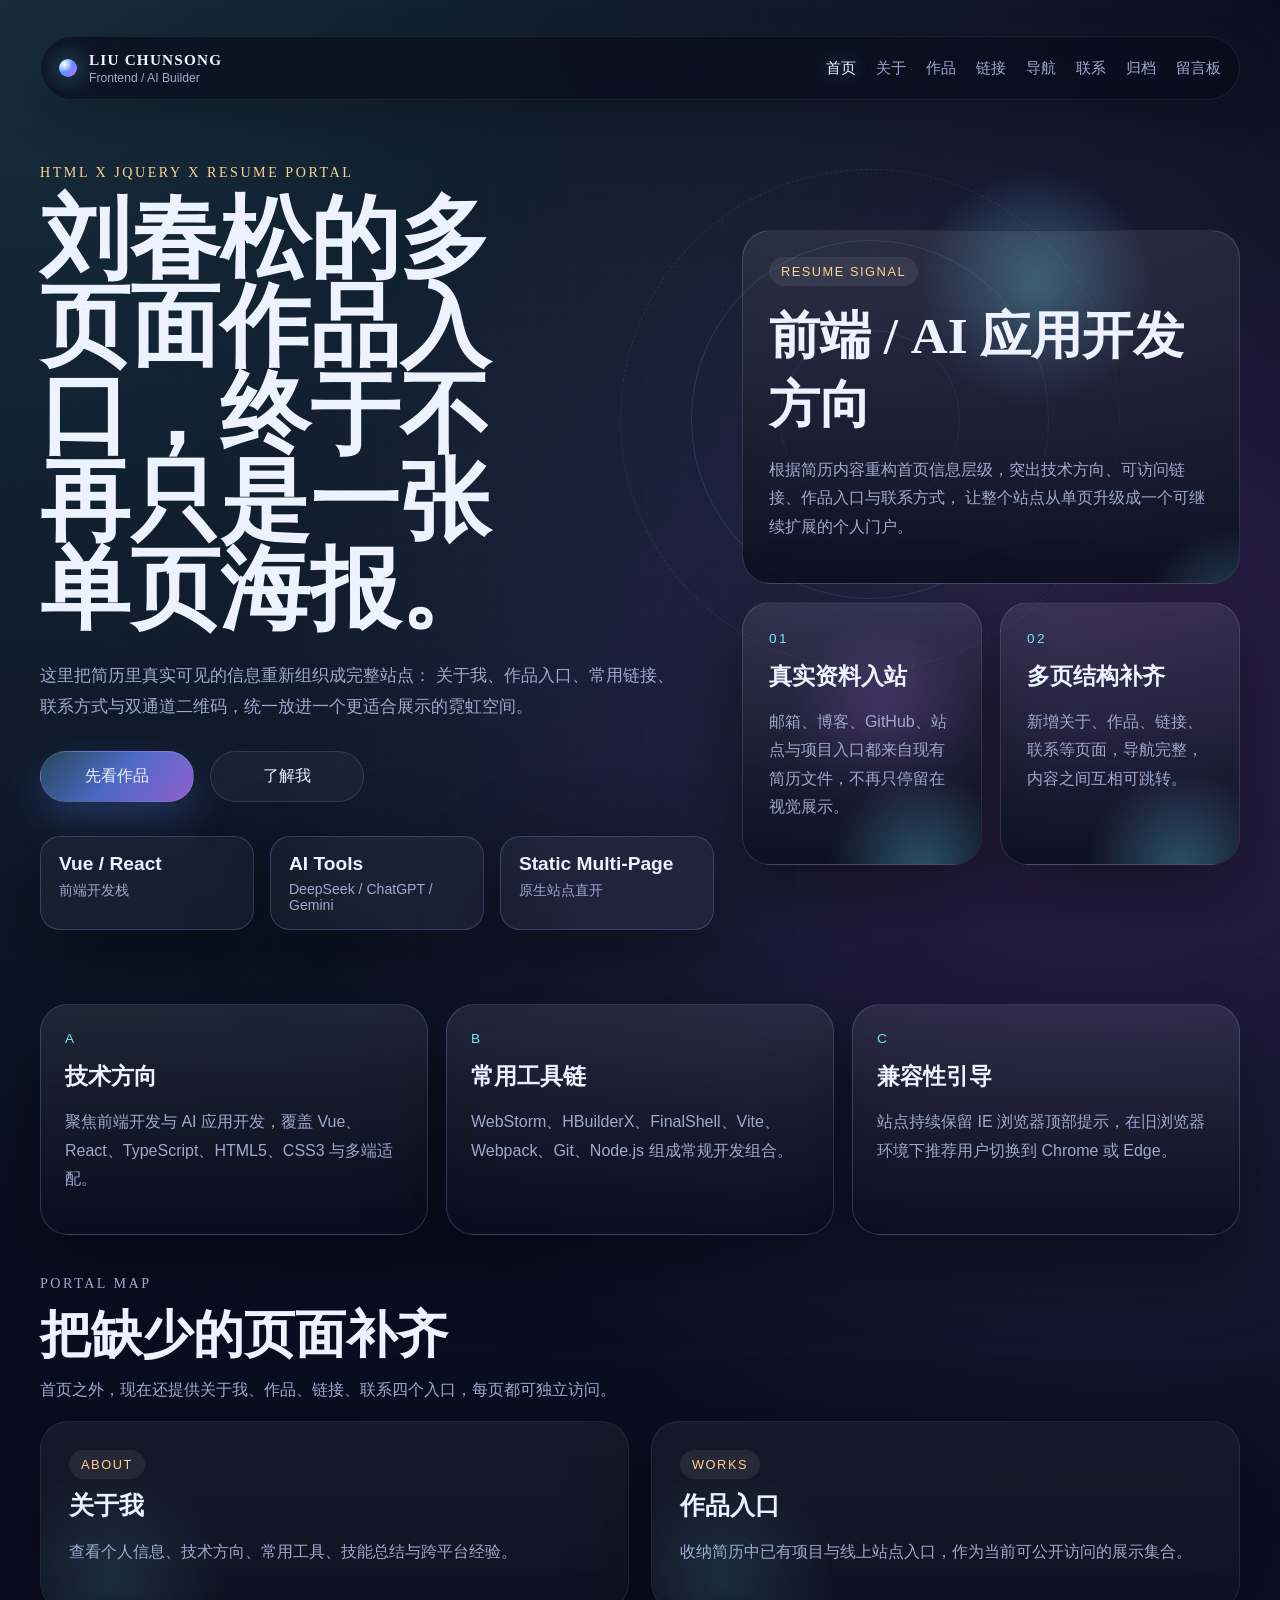
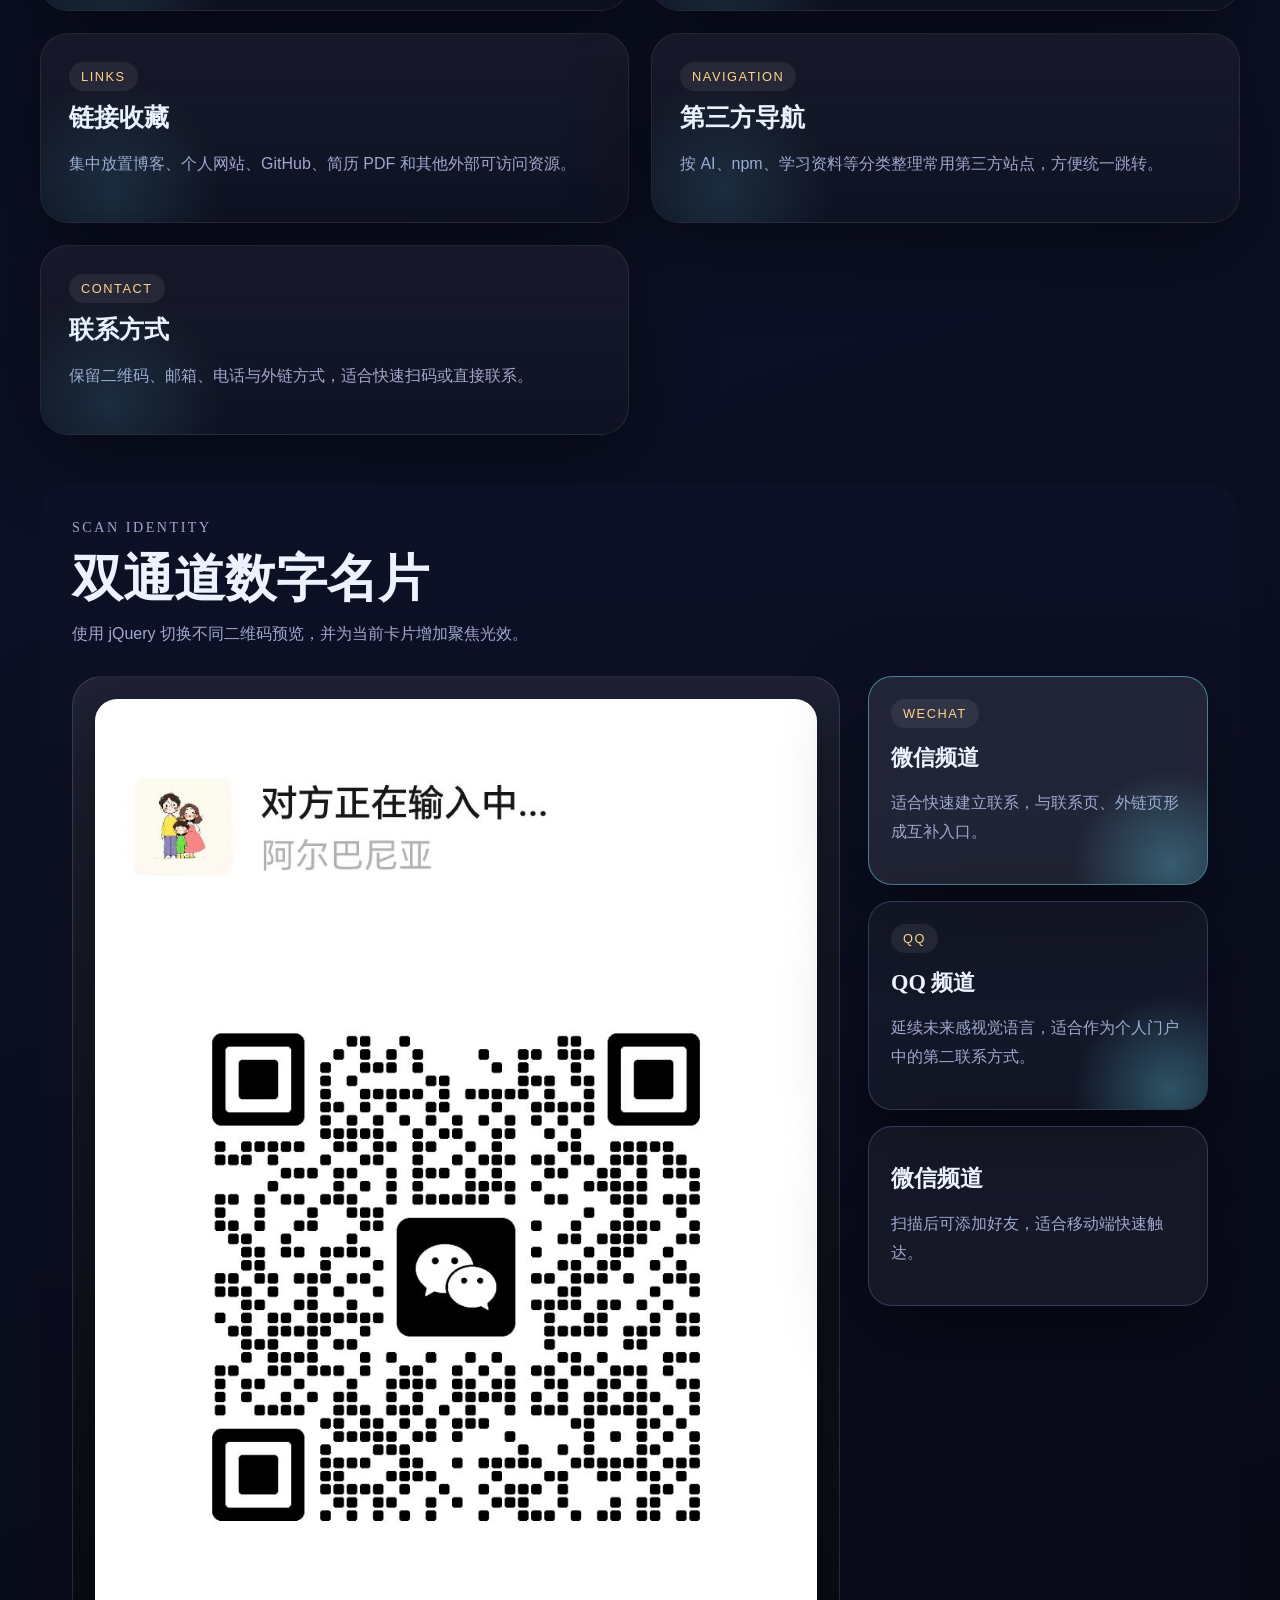
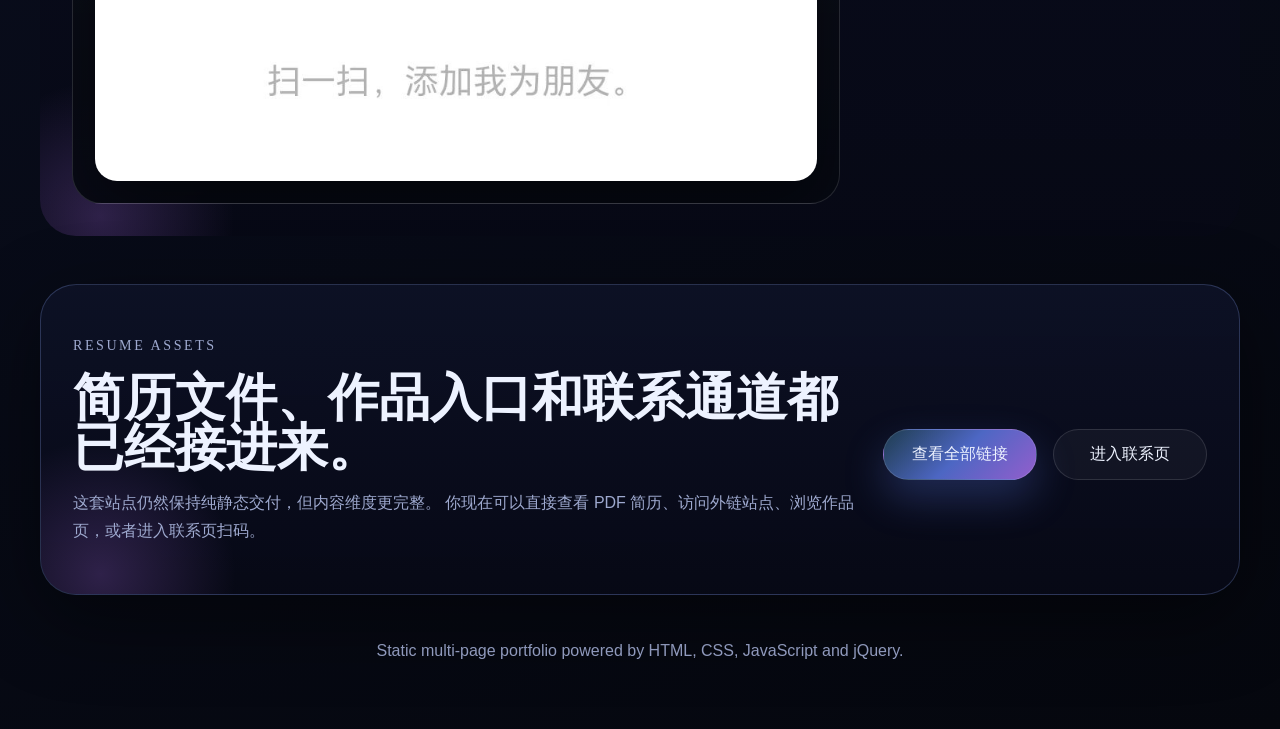
<file: index.html>
<!DOCTYPE html>
<html lang="zh-CN">
<head>
  <meta charset="UTF-8">
  <meta http-equiv="X-UA-Compatible" content="IE=edge">
  <meta name="viewport" content="width=device-width, initial-scale=1.0">
  <title>刘春松 | 前端与 AI 应用开发</title>
  <meta
    name="description"
    content="刘春松个人站首页，使用原生 HTML、CSS、JavaScript 与 jQuery 构建的炫酷响应式多页站点。"
  >
  <link rel="stylesheet" href="./static/css/style.css">
</head>
<body>
  <div id="ie-tip-anchor"></div>

  <div class="site-shell">
    <header class="topbar">
      <a class="brand" href="./index.html">
        <span class="brand-mark"></span>
        <span class="brand-text">
          <strong>Liu Chunsong</strong>
          <em>Frontend / AI Builder</em>
        </span>
      </a>

      <button class="nav-toggle" type="button" aria-label="切换导航">
        <span></span>
        <span></span>
      </button>

      <nav class="nav">
        <a href="./index.html">首页</a>
        <a href="./about.html">关于</a>
        <a href="./works.html">作品</a>
        <a href="./links.html">链接</a>
        <a href="./navigation.html">导航</a>
        <a href="./contact.html">联系</a>
        <a href="./archive.html">归档</a>
        <a href="./guestbook.html">留言板</a>
      </nav>
    </header>

    <main>
      <section class="hero" id="hero">
        <div class="hero-orbit hero-orbit-a" data-parallax="22"></div>
        <div class="hero-orbit hero-orbit-b" data-parallax="36"></div>
        <div class="hero-grid"></div>

        <div class="hero-copy" data-reveal>
          <p class="eyebrow">HTML x jQuery x Resume Portal</p>
          <h1>刘春松的多页面作品入口，终于不再只是一张单页海报。</h1>
          <p class="hero-lead">
            这里把简历里真实可见的信息重新组织成完整站点：
            关于我、作品入口、常用链接、联系方式与双通道二维码，统一放进一个更适合展示的霓虹空间。
          </p>

          <div class="hero-actions">
            <a class="btn btn-primary" href="./works.html">先看作品</a>
            <a class="btn btn-secondary" href="./about.html">了解我</a>
          </div>

          <ul class="hero-stats">
            <li>
              <strong>Vue / React</strong>
              <span>前端开发栈</span>
            </li>
            <li>
              <strong>AI Tools</strong>
              <span>DeepSeek / ChatGPT / Gemini</span>
            </li>
            <li>
              <strong>Static Multi-Page</strong>
              <span>原生站点直开</span>
            </li>
          </ul>
        </div>

        <div class="hero-panel" data-reveal>
          <div class="glass-card pulse-card">
            <span class="card-tag">Resume Signal</span>
            <h2>前端 / AI 应用开发方向</h2>
            <p>
              根据简历内容重构首页信息层级，突出技术方向、可访问链接、作品入口与联系方式，
              让整个站点从单页升级成一个可继续扩展的个人门户。
            </p>
          </div>

          <div class="signal-stack">
            <article class="mini-card">
              <span>01</span>
              <h3>真实资料入站</h3>
              <p>邮箱、博客、GitHub、站点与项目入口都来自现有简历文件，不再只停留在视觉展示。</p>
            </article>
            <article class="mini-card">
              <span>02</span>
              <h3>多页结构补齐</h3>
              <p>新增关于、作品、链接、联系等页面，导航完整，内容之间互相可跳转。</p>
            </article>
          </div>
        </div>
      </section>

      <section class="feature-strip" id="highlights">
        <article class="feature" data-reveal>
          <span class="feature-index">A</span>
          <h3>技术方向</h3>
          <p>聚焦前端开发与 AI 应用开发，覆盖 Vue、React、TypeScript、HTML5、CSS3 与多端适配。</p>
        </article>
        <article class="feature" data-reveal>
          <span class="feature-index">B</span>
          <h3>常用工具链</h3>
          <p>WebStorm、HBuilderX、FinalShell、Vite、Webpack、Git、Node.js 组成常规开发组合。</p>
        </article>
        <article class="feature" data-reveal>
          <span class="feature-index">C</span>
          <h3>兼容性引导</h3>
          <p>站点持续保留 IE 浏览器顶部提示，在旧浏览器环境下推荐用户切换到 Chrome 或 Edge。</p>
        </article>
      </section>

      <section class="portal section-block">
        <div class="section-heading" data-reveal>
          <p class="eyebrow">Portal Map</p>
          <h2>把缺少的页面补齐</h2>
          <p>首页之外，现在还提供关于我、作品、链接、联系四个入口，每页都可独立访问。</p>
        </div>

        <div class="portal-grid">
          <a class="portal-card" href="./about.html" data-reveal>
            <span class="card-tag">About</span>
            <h3>关于我</h3>
            <p>查看个人信息、技术方向、常用工具、技能总结与跨平台经验。</p>
          </a>
          <a class="portal-card" href="./works.html" data-reveal>
            <span class="card-tag">Works</span>
            <h3>作品入口</h3>
            <p>收纳简历中已有项目与线上站点入口，作为当前可公开访问的展示集合。</p>
          </a>
          <a class="portal-card" href="./links.html" data-reveal>
            <span class="card-tag">Links</span>
            <h3>链接收藏</h3>
            <p>集中放置博客、个人网站、GitHub、简历 PDF 和其他外部可访问资源。</p>
          </a>
          <a class="portal-card" href="./navigation.html" data-reveal>
            <span class="card-tag">Navigation</span>
            <h3>第三方导航</h3>
            <p>按 AI、npm、学习资料等分类整理常用第三方站点，方便统一跳转。</p>
          </a>
          <a class="portal-card" href="./contact.html" data-reveal>
            <span class="card-tag">Contact</span>
            <h3>联系方式</h3>
            <p>保留二维码、邮箱、电话与外链方式，适合快速扫码或直接联系。</p>
          </a>
        </div>
      </section>

      <section class="gallery" id="gallery">
        <div class="section-heading" data-reveal>
          <p class="eyebrow">Scan Identity</p>
          <h2>双通道数字名片</h2>
          <p>使用 jQuery 切换不同二维码预览，并为当前卡片增加聚焦光效。</p>
        </div>

        <div class="gallery-layout">
          <div class="gallery-stage" data-reveal>
            <div class="preview-frame">
              <img
                id="preview-image"
                src="./static/image/wx/e5298189e154199ce1dc5aa20dfb8a25.jpg"
                alt="微信二维码名片预览"
              >
              <div class="preview-glow"></div>
            </div>
          </div>

          <div class="gallery-aside">
            <button
              class="channel-card is-active"
              type="button"
              data-image="./static/image/wx/e5298189e154199ce1dc5aa20dfb8a25.jpg"
              data-alt="微信二维码名片预览"
              data-name="微信频道"
              data-desc="扫描后可添加好友，适合移动端快速触达。"
              data-reveal
            >
              <span class="channel-badge">Wechat</span>
              <strong>微信频道</strong>
              <p>适合快速建立联系，与联系页、外链页形成互补入口。</p>
            </button>

            <button
              class="channel-card"
              type="button"
              data-image="./static/image/qq/3cf8c4bc532a4c4f8ca818ee3ced2716.jpg"
              data-alt="QQ二维码名片预览"
              data-name="QQ 频道"
              data-desc="渐变蓝紫点阵二维码，适合强化视觉冲击与品牌氛围。"
              data-reveal
            >
              <span class="channel-badge">QQ</span>
              <strong>QQ 频道</strong>
              <p>延续未来感视觉语言，适合作为个人门户中的第二联系方式。</p>
            </button>

            <div class="channel-meta" data-reveal>
              <h3 id="channel-name">微信频道</h3>
              <p id="channel-desc">扫描后可添加好友，适合移动端快速触达。</p>
            </div>
          </div>
        </div>
      </section>

      <section class="launch" id="launch">
        <div class="launch-copy" data-reveal>
          <p class="eyebrow">Resume Assets</p>
          <h2>简历文件、作品入口和联系通道都已经接进来。</h2>
          <p>
            这套站点仍然保持纯静态交付，但内容维度更完整。
            你现在可以直接查看 PDF 简历、访问外链站点、浏览作品页，或者进入联系页扫码。
          </p>
        </div>

        <div class="launch-actions" data-reveal>
          <a class="btn btn-primary" href="./links.html">查看全部链接</a>
          <a class="btn btn-secondary" href="./contact.html">进入联系页</a>
        </div>
      </section>
    </main>

    <footer class="footer">
      <p>Static multi-page portfolio powered by HTML, CSS, JavaScript and jQuery.</p>
    </footer>
  </div>

  <script src="./static/js/jquery.min.js"></script>
  <script src="./static/js/main.js"></script>
</body>
</html>
</file>
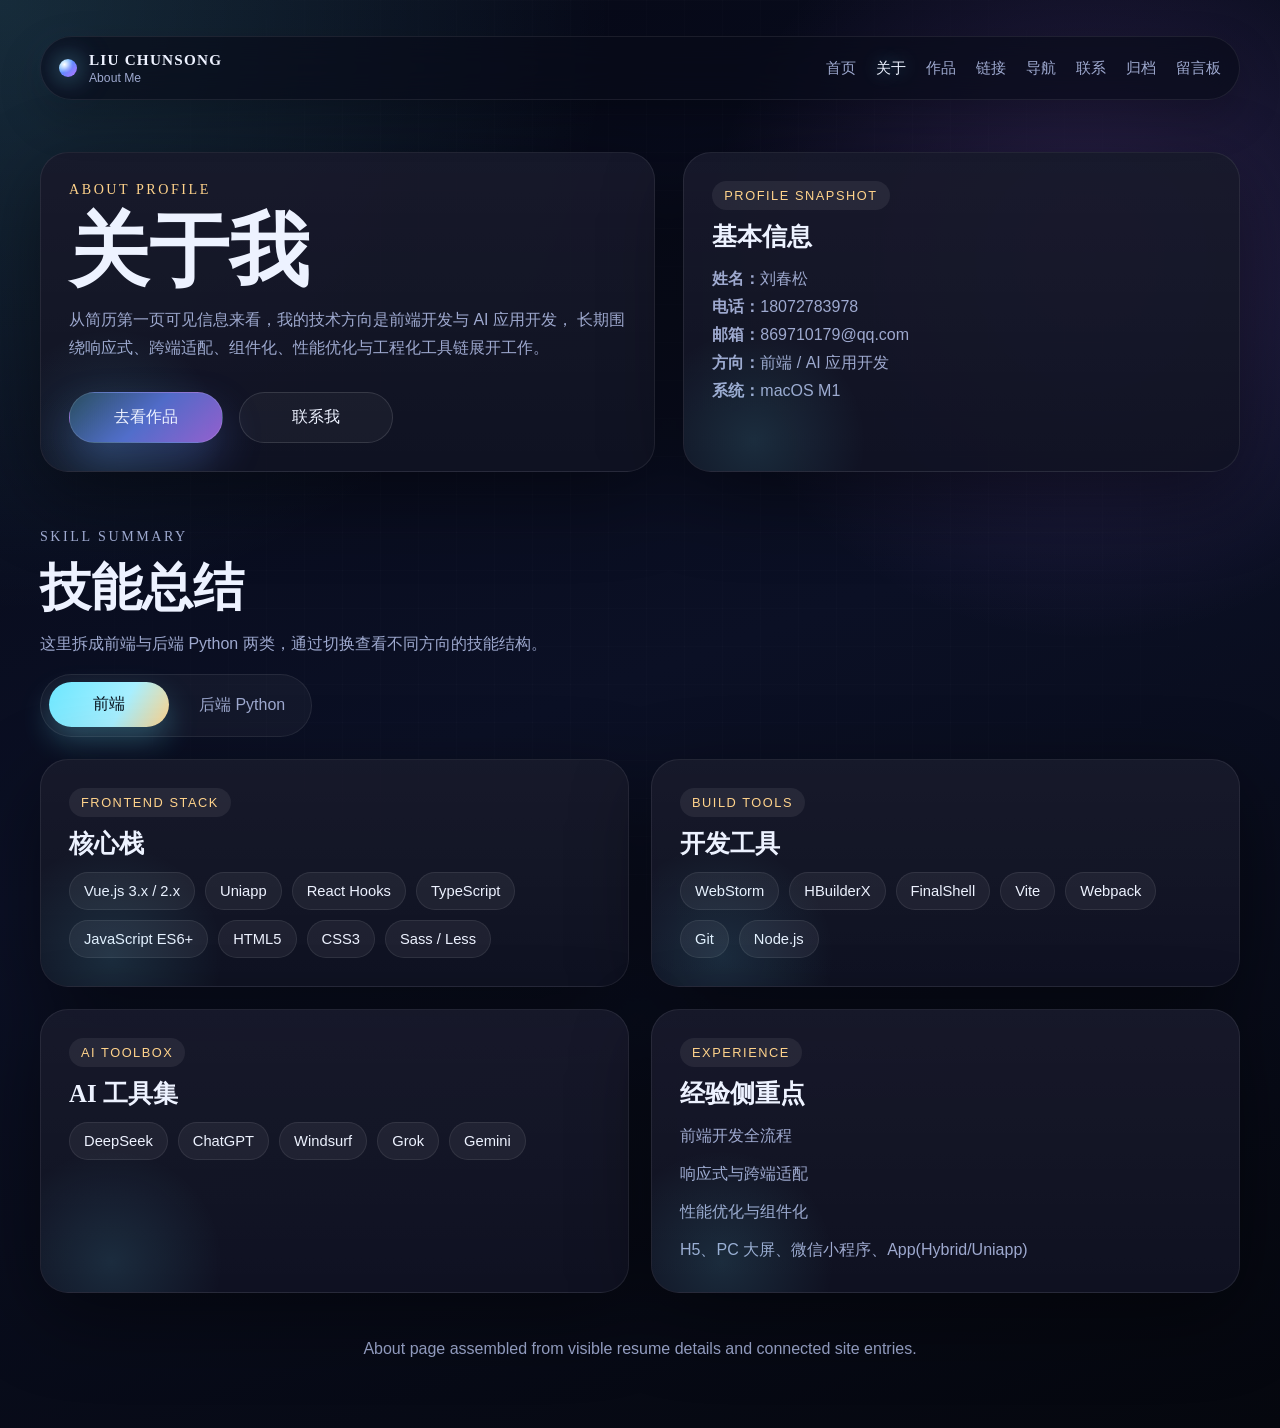
<file: about.html>
<!DOCTYPE html>
<html lang="zh-CN">
<head>
  <meta charset="UTF-8">
  <meta http-equiv="X-UA-Compatible" content="IE=edge">
  <meta name="viewport" content="width=device-width, initial-scale=1.0">
  <title>关于我 | 刘春松</title>
  <meta name="description" content="刘春松的个人信息、技能总结、技术方向与工具链。">
  <link rel="stylesheet" href="./static/css/style.css">
</head>
<body>
  <div id="ie-tip-anchor"></div>

  <div class="site-shell">
    <header class="topbar">
      <a class="brand" href="./index.html">
        <span class="brand-mark"></span>
        <span class="brand-text">
          <strong>Liu Chunsong</strong>
          <em>About Me</em>
        </span>
      </a>

      <button class="nav-toggle" type="button" aria-label="切换导航">
        <span></span>
        <span></span>
      </button>

      <nav class="nav">
        <a href="./index.html">首页</a>
        <a href="./about.html">关于</a>
        <a href="./works.html">作品</a>
        <a href="./links.html">链接</a>
        <a href="./navigation.html">导航</a>
        <a href="./contact.html">联系</a>
        <a href="./archive.html">归档</a>
        <a href="./guestbook.html">留言板</a>
      </nav>
    </header>

    <main>
      <section class="page-hero">
        <div class="page-hero-copy" data-reveal>
          <p class="eyebrow">About Profile</p>
          <h1>关于我</h1>
          <p>
            从简历第一页可见信息来看，我的技术方向是前端开发与 AI 应用开发，
            长期围绕响应式、跨端适配、组件化、性能优化与工程化工具链展开工作。
          </p>

          <div class="hero-actions">
            <a class="btn btn-primary" href="./works.html">去看作品</a>
            <a class="btn btn-secondary" href="./contact.html">联系我</a>
          </div>
        </div>

        <div class="page-hero-panel info-card" data-reveal>
          <span class="card-tag">Profile Snapshot</span>
          <h2>基本信息</h2>
          <ul class="list-clean">
            <li><strong>姓名：</strong>刘春松</li>
            <li><strong>电话：</strong>18072783978</li>
            <li><strong>邮箱：</strong><a href="mailto:869710179@qq.com">869710179@qq.com</a></li>
            <li><strong>方向：</strong>前端 / AI 应用开发</li>
            <li><strong>系统：</strong>macOS M1</li>
          </ul>
        </div>
      </section>

      <section class="section-block">
        <div class="section-heading" data-reveal>
          <p class="eyebrow">Skill Summary</p>
          <h2>技能总结</h2>
          <p>这里拆成前端与后端 Python 两类，通过切换查看不同方向的技能结构。</p>
        </div>

        <div class="skill-switcher" data-reveal>
          <button class="skill-toggle is-active" type="button" data-skill-tab="frontend">前端</button>
          <button class="skill-toggle" type="button" data-skill-tab="backend">后端 Python</button>
        </div>

        <div class="skill-panel is-active" data-skill-panel="frontend">
          <div class="details-grid">
            <article class="info-card" data-reveal>
              <span class="card-tag">Frontend Stack</span>
              <h3>核心栈</h3>
              <div class="stack-tags">
                <span>Vue.js 3.x / 2.x</span>
                <span>Uniapp</span>
                <span>React Hooks</span>
                <span>TypeScript</span>
                <span>JavaScript ES6+</span>
                <span>HTML5</span>
                <span>CSS3</span>
                <span>Sass / Less</span>
              </div>
            </article>

            <article class="info-card" data-reveal>
              <span class="card-tag">Build Tools</span>
              <h3>开发工具</h3>
              <div class="stack-tags">
                <span>WebStorm</span>
                <span>HBuilderX</span>
                <span>FinalShell</span>
                <span>Vite</span>
                <span>Webpack</span>
                <span>Git</span>
                <span>Node.js</span>
              </div>
            </article>

            <article class="info-card" data-reveal>
              <span class="card-tag">AI Toolbox</span>
              <h3>AI 工具集</h3>
              <div class="stack-tags">
                <span>DeepSeek</span>
                <span>ChatGPT</span>
                <span>Windsurf</span>
                <span>Grok</span>
                <span>Gemini</span>
              </div>
            </article>

            <article class="info-card" data-reveal>
              <span class="card-tag">Experience</span>
              <h3>经验侧重点</h3>
              <ul class="list-clean list-spaced">
                <li>前端开发全流程</li>
                <li>响应式与跨端适配</li>
                <li>性能优化与组件化</li>
                <li>H5、PC 大屏、微信小程序、App(Hybrid/Uniapp)</li>
              </ul>
            </article>
          </div>
        </div>

        <div class="skill-panel" data-skill-panel="backend">
          <div class="details-grid">
            <article class="info-card" data-reveal>
              <span class="card-tag">Python Stack</span>
              <h3>核心栈</h3>
              <div class="stack-tags">
                <span>Python</span>
                <span>FastAPI</span>
                <span>Django</span>
                <span>Flask</span>
                <span>REST API</span>
                <span>SQLAlchemy</span>
                <span>Pydantic</span>
                <span>AsyncIO</span>
              </div>
            </article>

            <article class="info-card" data-reveal>
              <span class="card-tag">Backend Tools</span>
              <h3>服务端工具</h3>
              <div class="stack-tags">
                <span>PyCharm / VS Code</span>
                <span>Poetry / Pip</span>
                <span>MySQL / PostgreSQL</span>
                <span>Redis</span>
                <span>Docker</span>
                <span>Nginx</span>
                <span>Linux</span>
              </div>
            </article>

            <article class="info-card" data-reveal>
              <span class="card-tag">AI Backend</span>
              <h3>Python AI 方向</h3>
              <div class="stack-tags">
                <span>OpenAI API</span>
                <span>LangChain</span>
                <span>RAG</span>
                <span>爬虫与数据清洗</span>
                <span>自动化脚本</span>
                <span>任务调度</span>
              </div>
            </article>

            <article class="info-card" data-reveal>
              <span class="card-tag">Experience</span>
              <h3>后端经验侧重点</h3>
              <ul class="list-clean list-spaced">
                <li>Python Web 服务开发与接口封装</li>
                <li>数据处理、脚本自动化与定时任务</li>
                <li>数据库建模、缓存接入与部署联调</li>
                <li>AI 应用后端接入与工具链整合</li>
              </ul>
            </article>
          </div>
        </div>
      </section>
    </main>

    <footer class="footer">
      <p>About page assembled from visible resume details and connected site entries.</p>
    </footer>
  </div>

  <script src="./static/js/jquery.min.js"></script>
  <script src="./static/js/main.js"></script>
</body>
</html>
</file>
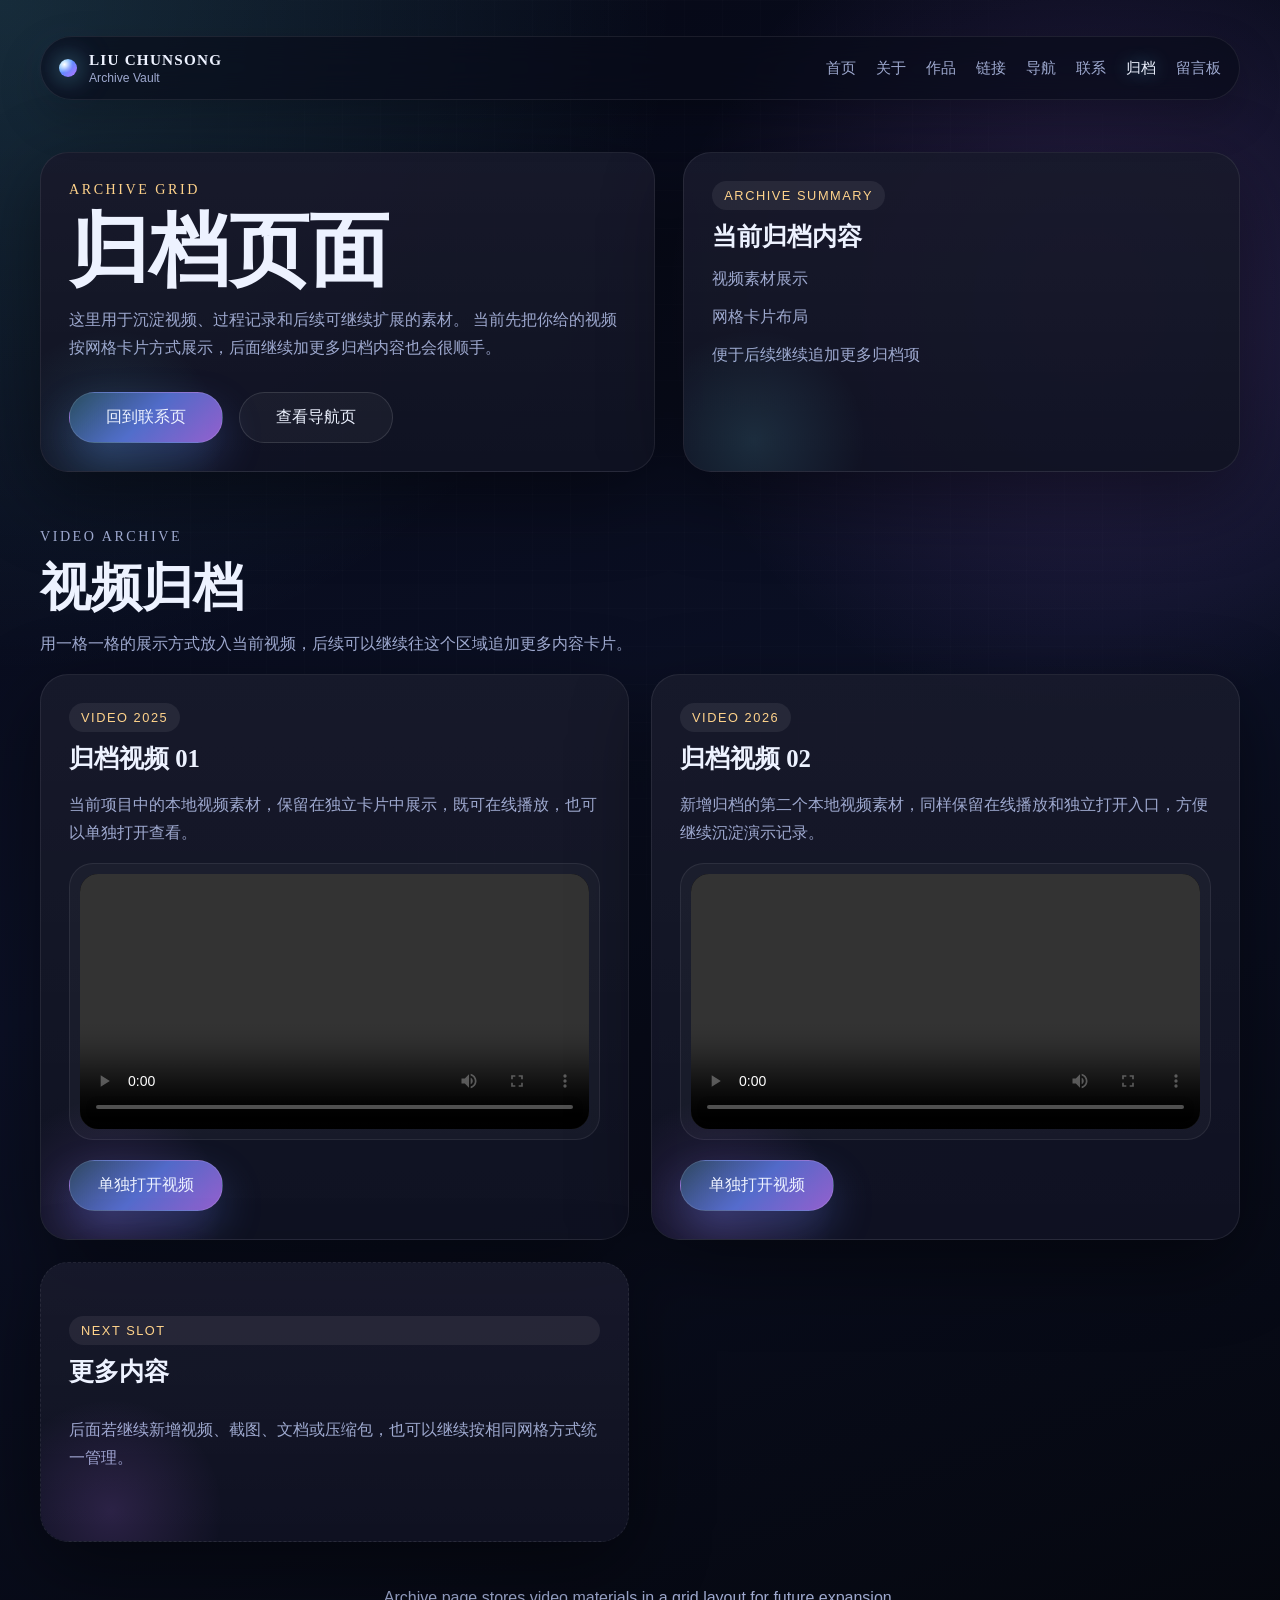
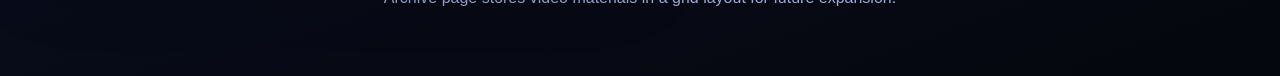
<file: archive.html>
<!DOCTYPE html>
<html lang="zh-CN">
<head>
  <meta charset="UTF-8">
  <meta http-equiv="X-UA-Compatible" content="IE=edge">
  <meta name="viewport" content="width=device-width, initial-scale=1.0">
  <title>归档 | 刘春松</title>
  <meta name="description" content="归档页面，用网格卡片展示站点中的视频与后续可继续沉淀的内容。">
  <link rel="stylesheet" href="./static/css/style.css">
</head>
<body>
  <div id="ie-tip-anchor"></div>

  <div class="site-shell">
    <header class="topbar">
      <a class="brand" href="./index.html">
        <span class="brand-mark"></span>
        <span class="brand-text">
          <strong>Liu Chunsong</strong>
          <em>Archive Vault</em>
        </span>
      </a>

      <button class="nav-toggle" type="button" aria-label="切换导航">
        <span></span>
        <span></span>
      </button>

      <nav class="nav">
        <a href="./index.html">首页</a>
        <a href="./about.html">关于</a>
        <a href="./works.html">作品</a>
        <a href="./links.html">链接</a>
        <a href="./navigation.html">导航</a>
        <a href="./contact.html">联系</a>
        <a href="./archive.html">归档</a>
        <a href="./guestbook.html">留言板</a>
      </nav>
    </header>

    <main>
      <section class="page-hero">
        <div class="page-hero-copy" data-reveal>
          <p class="eyebrow">Archive Grid</p>
          <h1>归档页面</h1>
          <p>
            这里用于沉淀视频、过程记录和后续可继续扩展的素材。
            当前先把你给的视频按网格卡片方式展示，后面继续加更多归档内容也会很顺手。
          </p>

          <div class="hero-actions">
            <a class="btn btn-primary" href="./contact.html">回到联系页</a>
            <a class="btn btn-secondary" href="./navigation.html">查看导航页</a>
          </div>
        </div>

        <div class="page-hero-panel info-card" data-reveal>
          <span class="card-tag">Archive Summary</span>
          <h2>当前归档内容</h2>
          <ul class="list-clean list-spaced">
            <li>视频素材展示</li>
            <li>网格卡片布局</li>
            <li>便于后续继续追加更多归档项</li>
          </ul>
        </div>
      </section>

      <section class="section-block">
        <div class="section-heading" data-reveal>
          <p class="eyebrow">Video Archive</p>
          <h2>视频归档</h2>
          <p>用一格一格的展示方式放入当前视频，后续可以继续往这个区域追加更多内容卡片。</p>
        </div>

        <div class="archive-grid">
          <article class="archive-card" data-reveal>
            <span class="card-tag">Video 2025</span>
            <h3>归档视频 01</h3>
            <p>当前项目中的本地视频素材，保留在独立卡片中展示，既可在线播放，也可以单独打开查看。</p>
            <div class="archive-media">
              <video controls preload="metadata" playsinline>
                <source src="./static/video/2025/0dbdfcbf33422a1bd0c9d43dc0e6b0bb.mp4" type="video/mp4">
                当前浏览器不支持视频播放，请尝试升级到现代浏览器。
              </video>
            </div>
            <div class="card-actions">
              <a class="btn btn-primary" href="./static/video/2025/0dbdfcbf33422a1bd0c9d43dc0e6b0bb.mp4" target="_blank" rel="noreferrer">单独打开视频</a>
            </div>
          </article>

          <article class="archive-card" data-reveal>
            <span class="card-tag">Video 2026</span>
            <h3>归档视频 02</h3>
            <p>新增归档的第二个本地视频素材，同样保留在线播放和独立打开入口，方便继续沉淀演示记录。</p>
            <div class="archive-media">
              <video controls preload="metadata" playsinline>
                <source src="./static/video/2025/1074_0bc3k7ldsmyab4amja4sinutevyehe2abaca.f0.mp4" type="video/mp4">
                当前浏览器不支持视频播放，请尝试升级到现代浏览器。
              </video>
            </div>
            <div class="card-actions">
              <a class="btn btn-primary" href="./static/video/2025/1074_0bc3k7ldsmyab4amja4sinutevyehe2abaca.f0.mp4" target="_blank" rel="noreferrer">单独打开视频</a>
            </div>
          </article>

          <article class="archive-card archive-card-empty" data-reveal>
            <span class="card-tag">Next Slot</span>
            <h3>更多内容</h3>
            <p>后面若继续新增视频、截图、文档或压缩包，也可以继续按相同网格方式统一管理。</p>
          </article>
        </div>
      </section>
    </main>

    <footer class="footer">
      <p>Archive page stores video materials in a grid layout for future expansion.</p>
    </footer>
  </div>

  <script src="./static/js/jquery.min.js"></script>
  <script src="./static/js/main.js"></script>
</body>
</html>
</file>
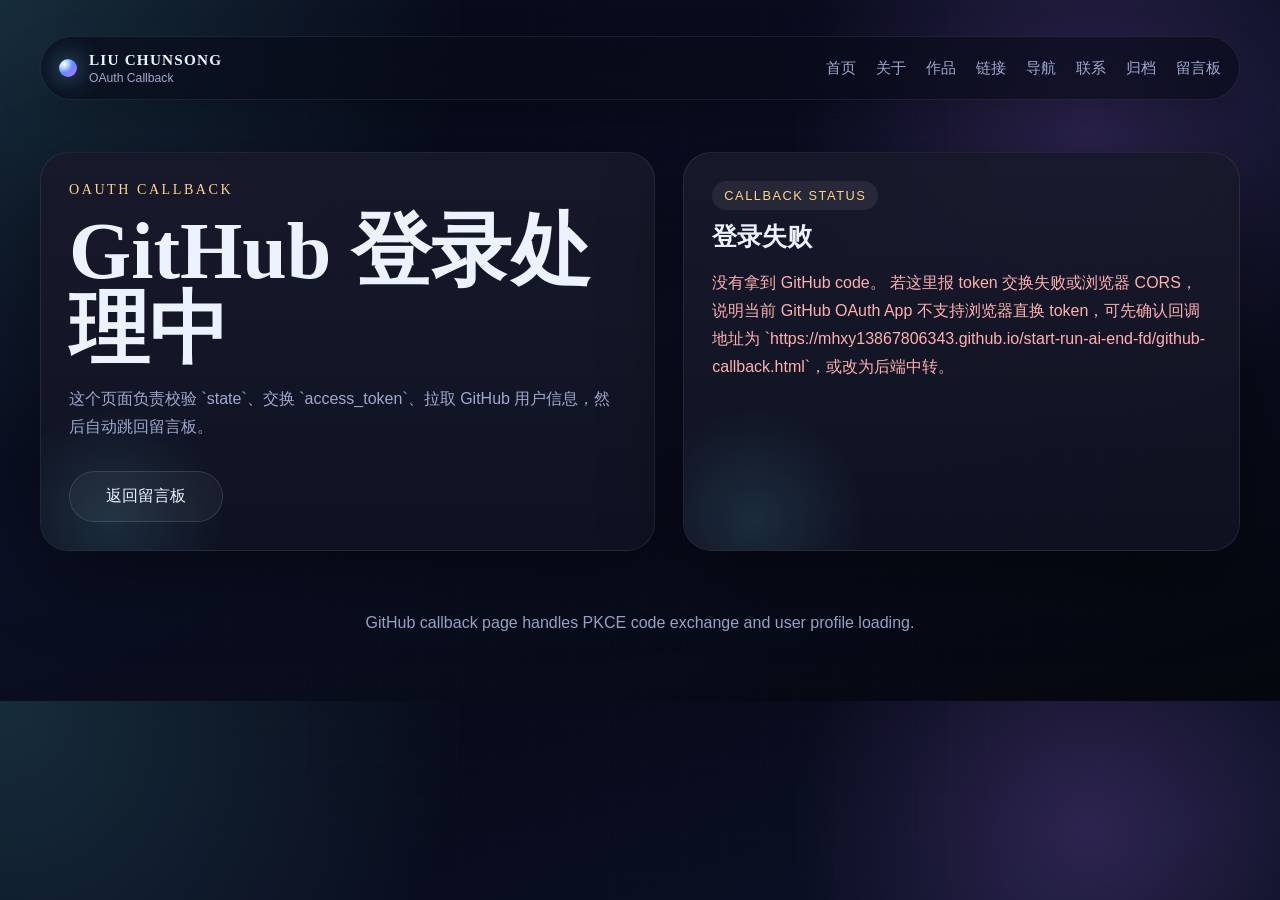
<file: github-callback.html>
<!DOCTYPE html>
<html lang="zh-CN">
<head>
  <meta charset="UTF-8">
  <meta http-equiv="X-UA-Compatible" content="IE=edge">
  <meta name="viewport" content="width=device-width, initial-scale=1.0">
  <title>GitHub 回调 | 刘春松</title>
  <meta name="description" content="纯前端 GitHub PKCE 登录回调页，用于处理 code、state、token 和用户信息。">
  <link rel="stylesheet" href="./static/css/style.css">
</head>
<body>
  <div id="ie-tip-anchor"></div>

  <div class="site-shell">
    <header class="topbar">
      <a class="brand" href="./index.html">
        <span class="brand-mark"></span>
        <span class="brand-text">
          <strong>Liu Chunsong</strong>
          <em>OAuth Callback</em>
        </span>
      </a>

      <button class="nav-toggle" type="button" aria-label="切换导航">
        <span></span>
        <span></span>
      </button>

      <nav class="nav">
        <a href="./index.html">首页</a>
        <a href="./about.html">关于</a>
        <a href="./works.html">作品</a>
        <a href="./links.html">链接</a>
        <a href="./navigation.html">导航</a>
        <a href="./contact.html">联系</a>
        <a href="./archive.html">归档</a>
        <a href="./guestbook.html">留言板</a>
      </nav>
    </header>

    <main>
      <section class="page-hero">
        <div class="page-hero-copy" data-reveal>
          <p class="eyebrow">OAuth Callback</p>
          <h1>GitHub 登录处理中</h1>
          <p>这个页面负责校验 `state`、交换 `access_token`、拉取 GitHub 用户信息，然后自动跳回留言板。</p>
          <div class="hero-actions">
            <a class="btn btn-secondary" href="./guestbook.html">返回留言板</a>
          </div>
        </div>

        <div class="page-hero-panel info-card" data-reveal>
          <span class="card-tag">Callback Status</span>
          <h2 id="callback-status">等待 GitHub 回调...</h2>
          <p id="callback-detail">准备读取 `code` 与 `state` 参数。</p>
        </div>
      </section>
    </main>

    <footer class="footer">
      <p>GitHub callback page handles PKCE code exchange and user profile loading.</p>
    </footer>
  </div>

  <script src="./static/js/jquery.min.js"></script>
  <script src="./static/js/main.js"></script>
  <script src="./static/js/github-config.js"></script>
  <script type="module" src="./static/js/github-callback.js"></script>
</body>
</html>
</file>
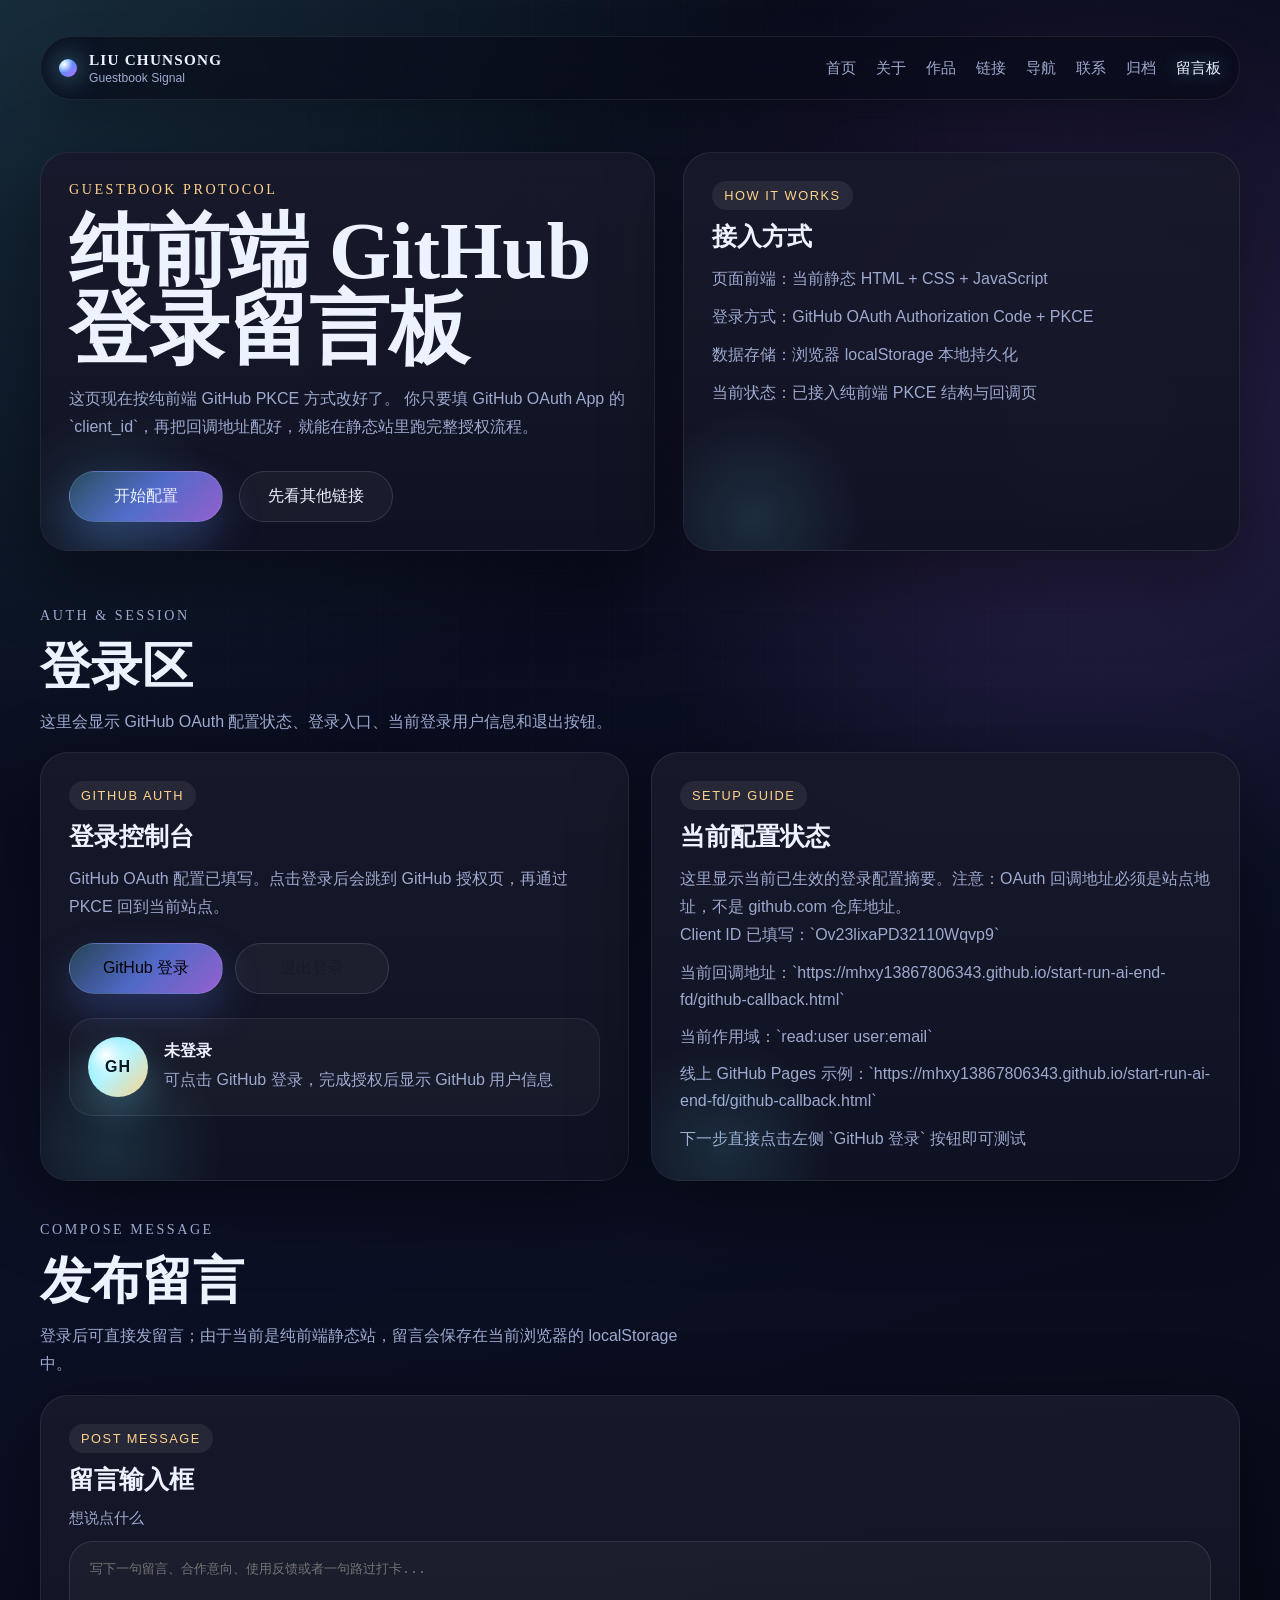
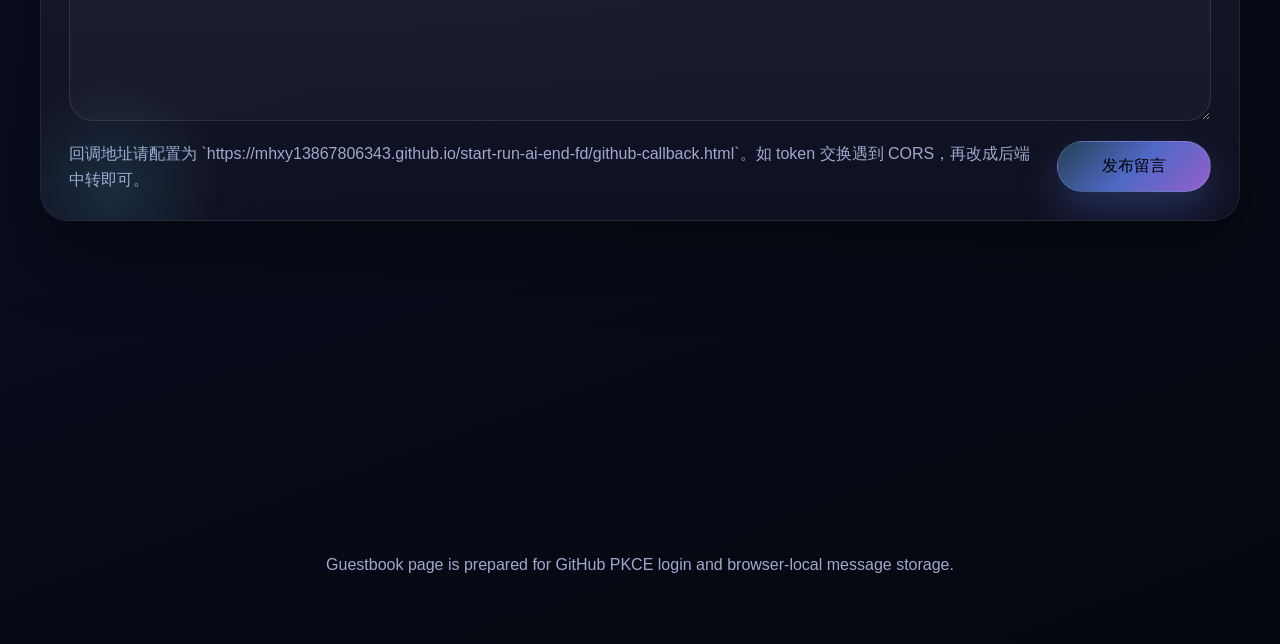
<file: guestbook.html>
<!DOCTYPE html>
<html lang="zh-CN">
<head>
  <meta charset="UTF-8">
  <meta http-equiv="X-UA-Compatible" content="IE=edge">
  <meta name="viewport" content="width=device-width, initial-scale=1.0">
  <title>留言板 | 刘春松</title>
  <meta name="description" content="支持 GitHub PKCE 登录接入的纯前端留言板页面，基于静态 HTML 页面结构搭建。">
  <link rel="stylesheet" href="./static/css/style.css">
</head>
<body>
  <div id="ie-tip-anchor"></div>

  <div class="site-shell">
    <header class="topbar">
      <a class="brand" href="./index.html">
        <span class="brand-mark"></span>
        <span class="brand-text">
          <strong>Liu Chunsong</strong>
          <em>Guestbook Signal</em>
        </span>
      </a>

      <button class="nav-toggle" type="button" aria-label="切换导航">
        <span></span>
        <span></span>
      </button>

      <nav class="nav">
        <a href="./index.html">首页</a>
        <a href="./about.html">关于</a>
        <a href="./works.html">作品</a>
        <a href="./links.html">链接</a>
        <a href="./navigation.html">导航</a>
        <a href="./contact.html">联系</a>
        <a href="./archive.html">归档</a>
        <a href="./guestbook.html">留言板</a>
      </nav>
    </header>

    <main>
      <section class="page-hero">
        <div class="page-hero-copy" data-reveal>
          <p class="eyebrow">Guestbook Protocol</p>
          <h1>纯前端 GitHub 登录留言板</h1>
          <p>
            这页现在按纯前端 GitHub PKCE 方式改好了。
            你只要填 GitHub OAuth App 的 `client_id`，再把回调地址配好，就能在静态站里跑完整授权流程。
          </p>

          <div class="hero-actions">
            <a class="btn btn-primary" href="#guestbook-auth">开始配置</a>
            <a class="btn btn-secondary" href="./links.html">先看其他链接</a>
          </div>
        </div>

        <div class="page-hero-panel info-card" data-reveal>
          <span class="card-tag">How It Works</span>
          <h2>接入方式</h2>
          <ul class="list-clean list-spaced">
            <li>页面前端：当前静态 HTML + CSS + JavaScript</li>
            <li>登录方式：GitHub OAuth Authorization Code + PKCE</li>
            <li>数据存储：浏览器 localStorage 本地持久化</li>
            <li>当前状态：已接入纯前端 PKCE 结构与回调页</li>
          </ul>
        </div>
      </section>

      <section class="section-block">
        <div class="section-heading" data-reveal>
          <p class="eyebrow">Auth & Session</p>
          <h2 id="guestbook-auth">登录区</h2>
          <p>这里会显示 GitHub OAuth 配置状态、登录入口、当前登录用户信息和退出按钮。</p>
        </div>

        <div class="details-grid guestbook-layout">
          <article class="info-card guestbook-auth-card" data-reveal>
            <span class="card-tag">GitHub Auth</span>
            <h3>登录控制台</h3>
            <p class="guestbook-note" id="guestbook-config-status">正在检查 GitHub OAuth 配置...</p>

            <div class="guestbook-auth-actions">
              <button class="btn btn-primary" type="button" id="guestbook-login-btn">GitHub 登录</button>
              <button class="btn btn-secondary" type="button" id="guestbook-logout-btn" disabled>退出登录</button>
            </div>

            <div class="guestbook-user" id="guestbook-user-card">
              <div class="guestbook-avatar">GH</div>
              <div class="guestbook-user-copy">
                <strong id="guestbook-user-name">未登录</strong>
                <span id="guestbook-user-meta">登录后会显示 GitHub 用户名与头像</span>
              </div>
            </div>
          </article>

          <article class="info-card" data-reveal>
            <span class="card-tag">Setup Guide</span>
            <h3 id="guestbook-setup-title">你要填的关键值</h3>
            <div class="guestbook-note" id="guestbook-setup-desc">
              当前是配置引导态，填完后这里会自动切成“已配置”状态摘要。
            </div>
            <ol class="list-clean list-spaced guestbook-steps" id="guestbook-setup-list">
              <li>GitHub -> `Settings` -> `Developer settings` -> `OAuth Apps`</li>
              <li>创建一个 OAuth App，拿到 `Client ID`</li>
              <li>把 `Client ID` 填进 `static/js/github-config.js`</li>
              <li>回调地址填当前站点的 `github-callback.html`</li>
              <li>前端只填 `client_id`，不要把 `client_secret` 放进页面</li>
            </ol>
          </article>
        </div>
      </section>

      <section class="section-block">
        <div class="section-heading" data-reveal>
          <p class="eyebrow">Compose Message</p>
          <h2>发布留言</h2>
          <p>登录后可直接发留言；由于当前是纯前端静态站，留言会保存在当前浏览器的 localStorage 中。</p>
        </div>

        <article class="info-card guestbook-composer" data-reveal>
          <span class="card-tag">Post Message</span>
          <h3>留言输入框</h3>
          <form id="guestbook-form">
            <label class="guestbook-label" for="guestbook-message">想说点什么</label>
            <textarea
              id="guestbook-message"
              class="guestbook-textarea"
              placeholder="写下一句留言、合作意向、使用反馈或者一句路过打卡..."
              rows="5"
            ></textarea>
            <div class="guestbook-form-meta">
              <span id="guestbook-form-status">未配置 GitHub OAuth 时，会先显示演示状态。</span>
              <button class="btn btn-primary" type="submit" id="guestbook-submit-btn">发布留言</button>
            </div>
          </form>
        </article>
      </section>

      <section class="section-block">
        <div class="section-heading" data-reveal>
          <p class="eyebrow">Message Stream</p>
          <h2>留言列表</h2>
          <p id="guestbook-message-hint">未完成 GitHub 配置前会显示演示卡片；配置完成后会切换为当前浏览器下的真实留言列表。</p>
        </div>

        <div class="guestbook-messages" id="guestbook-messages" data-reveal></div>
      </section>
    </main>

    <footer class="footer">
      <p>Guestbook page is prepared for GitHub PKCE login and browser-local message storage.</p>
    </footer>
  </div>

  <script src="./static/js/jquery.min.js"></script>
  <script src="./static/js/main.js"></script>
  <script src="./static/js/github-config.js"></script>
  <script type="module" src="./static/js/guestbook.js"></script>
</body>
</html>
</file>
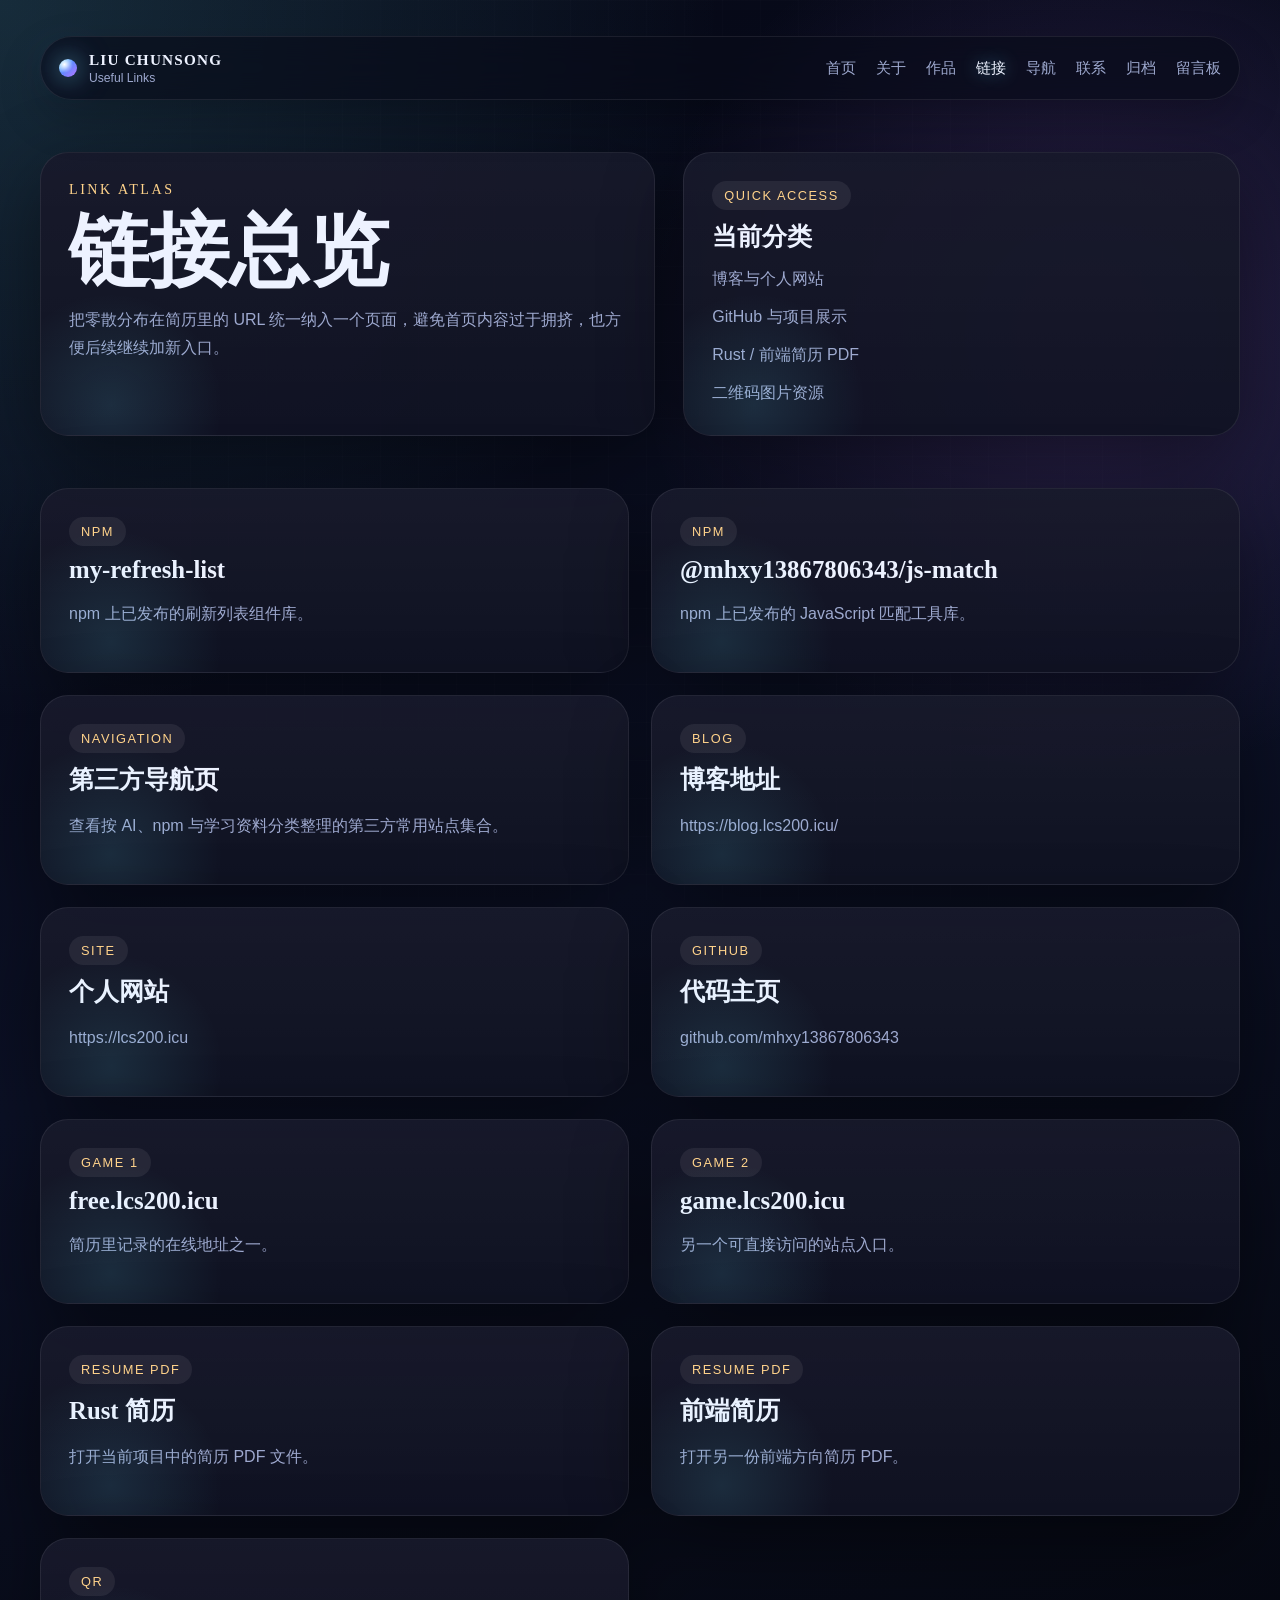
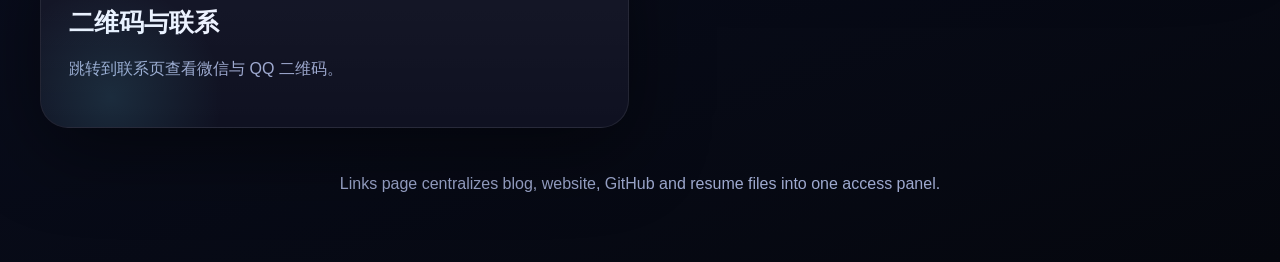
<file: links.html>
<!DOCTYPE html>
<html lang="zh-CN">
<head>
  <meta charset="UTF-8">
  <meta http-equiv="X-UA-Compatible" content="IE=edge">
  <meta name="viewport" content="width=device-width, initial-scale=1.0">
  <title>链接 | 刘春松</title>
  <meta name="description" content="刘春松的博客、个人网站、GitHub、简历文件与常用外链入口。">
  <link rel="stylesheet" href="./static/css/style.css">
</head>
<body>
  <div id="ie-tip-anchor"></div>

  <div class="site-shell">
    <header class="topbar">
      <a class="brand" href="./index.html">
        <span class="brand-mark"></span>
        <span class="brand-text">
          <strong>Liu Chunsong</strong>
          <em>Useful Links</em>
        </span>
      </a>

      <button class="nav-toggle" type="button" aria-label="切换导航">
        <span></span>
        <span></span>
      </button>

      <nav class="nav">
        <a href="./index.html">首页</a>
        <a href="./about.html">关于</a>
        <a href="./works.html">作品</a>
        <a href="./links.html">链接</a>
        <a href="./navigation.html">导航</a>
        <a href="./contact.html">联系</a>
        <a href="./archive.html">归档</a>
        <a href="./guestbook.html">留言板</a>
      </nav>
    </header>

    <main>
      <section class="page-hero">
        <div class="page-hero-copy" data-reveal>
          <p class="eyebrow">Link Atlas</p>
          <h1>链接总览</h1>
          <p>把零散分布在简历里的 URL 统一纳入一个页面，避免首页内容过于拥挤，也方便后续继续加新入口。</p>
        </div>

        <div class="page-hero-panel info-card" data-reveal>
          <span class="card-tag">Quick Access</span>
          <h2>当前分类</h2>
          <ul class="list-clean list-spaced">
            <li>博客与个人网站</li>
            <li>GitHub 与项目展示</li>
            <li>Rust / 前端简历 PDF</li>
            <li>二维码图片资源</li>
          </ul>
        </div>
      </section>

      <section class="section-block">
        <div class="link-grid">
          <a class="link-tile" href="https://www.npmjs.com/package/my-refresh-list" target="_blank" rel="noreferrer" data-reveal>
            <span class="card-tag">NPM</span>
            <h3>my-refresh-list</h3>
            <p>npm 上已发布的刷新列表组件库。</p>
          </a>

          <a class="link-tile" href="https://www.npmjs.com/package/@mhxy13867806343/js-match" target="_blank" rel="noreferrer" data-reveal>
            <span class="card-tag">NPM</span>
            <h3>@mhxy13867806343/js-match</h3>
            <p>npm 上已发布的 JavaScript 匹配工具库。</p>
          </a>

          <a class="link-tile" href="./navigation.html" data-reveal>
            <span class="card-tag">Navigation</span>
            <h3>第三方导航页</h3>
            <p>查看按 AI、npm 与学习资料分类整理的第三方常用站点集合。</p>
          </a>

          <a class="link-tile" href="https://blog.lcs200.icu/" target="_blank" rel="noreferrer" data-reveal>
            <span class="card-tag">Blog</span>
            <h3>博客地址</h3>
            <p>https://blog.lcs200.icu/</p>
          </a>

          <a class="link-tile" href="https://lcs200.icu" target="_blank" rel="noreferrer" data-reveal>
            <span class="card-tag">Site</span>
            <h3>个人网站</h3>
            <p>https://lcs200.icu</p>
          </a>

          <a class="link-tile" href="https://github.com/mhxy13867806343" target="_blank" rel="noreferrer" data-reveal>
            <span class="card-tag">GitHub</span>
            <h3>代码主页</h3>
            <p>github.com/mhxy13867806343</p>
          </a>

          <a class="link-tile" href="https://free.lcs200.icu/" target="_blank" rel="noreferrer" data-reveal>
            <span class="card-tag">Game 1</span>
            <h3>free.lcs200.icu</h3>
            <p>简历里记录的在线地址之一。</p>
          </a>

          <a class="link-tile" href="https://game.lcs200.icu/" target="_blank" rel="noreferrer" data-reveal>
            <span class="card-tag">Game 2</span>
            <h3>game.lcs200.icu</h3>
            <p>另一个可直接访问的站点入口。</p>
          </a>

          <a class="link-tile" href="./static/doc/rust的简历.docx - 百度网盘-文档在线预览.pdf" target="_blank" rel="noreferrer" data-reveal>
            <span class="card-tag">Resume PDF</span>
            <h3>Rust 简历</h3>
            <p>打开当前项目中的简历 PDF 文件。</p>
          </a>

          <a class="link-tile" href="./static/doc/刘春松_前端开发工程师_优化版简历.docx - 百度网盘-文档在线预览.pdf" target="_blank" rel="noreferrer" data-reveal>
            <span class="card-tag">Resume PDF</span>
            <h3>前端简历</h3>
            <p>打开另一份前端方向简历 PDF。</p>
          </a>

          <a class="link-tile" href="./contact.html" data-reveal>
            <span class="card-tag">QR</span>
            <h3>二维码与联系</h3>
            <p>跳转到联系页查看微信与 QQ 二维码。</p>
          </a>
        </div>
      </section>
    </main>

    <footer class="footer">
      <p>Links page centralizes blog, website, GitHub and resume files into one access panel.</p>
    </footer>
  </div>

  <script src="./static/js/jquery.min.js"></script>
  <script src="./static/js/main.js"></script>
</body>
</html>
</file>
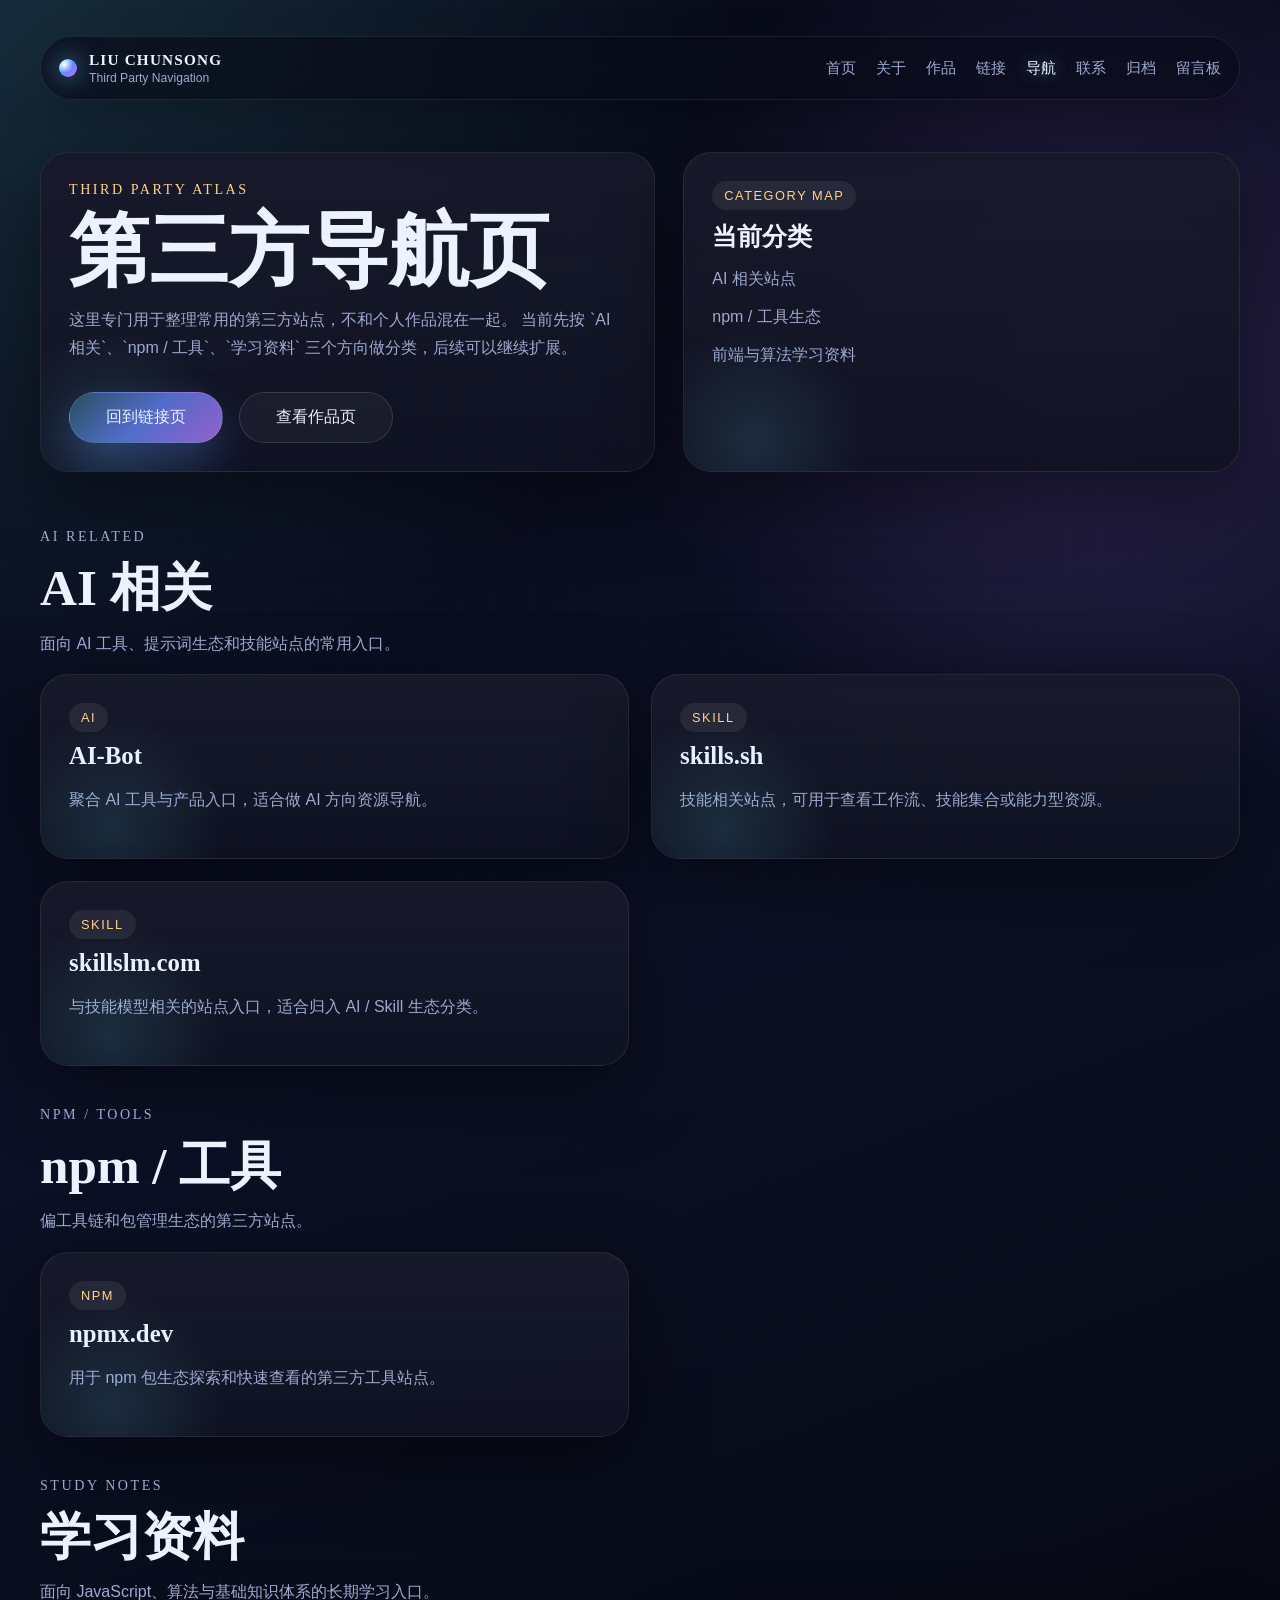
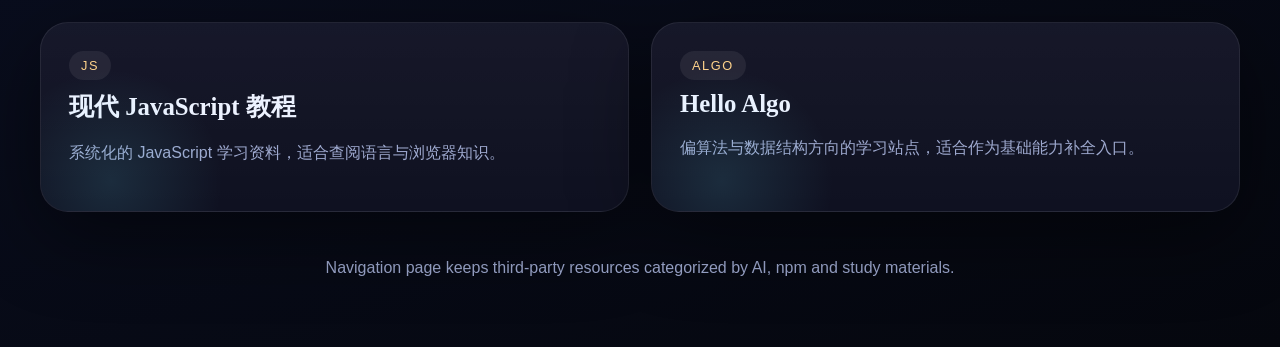
<file: navigation.html>
<!DOCTYPE html>
<html lang="zh-CN">
<head>
  <meta charset="UTF-8">
  <meta http-equiv="X-UA-Compatible" content="IE=edge">
  <meta name="viewport" content="width=device-width, initial-scale=1.0">
  <title>第三方导航 | 刘春松</title>
  <meta name="description" content="按 AI、npm 与学习资料分类整理的第三方导航页。">
  <link rel="stylesheet" href="./static/css/style.css">
</head>
<body>
  <div id="ie-tip-anchor"></div>

  <div class="site-shell">
    <header class="topbar">
      <a class="brand" href="./index.html">
        <span class="brand-mark"></span>
        <span class="brand-text">
          <strong>Liu Chunsong</strong>
          <em>Third Party Navigation</em>
        </span>
      </a>

      <button class="nav-toggle" type="button" aria-label="切换导航">
        <span></span>
        <span></span>
      </button>

      <nav class="nav">
        <a href="./index.html">首页</a>
        <a href="./about.html">关于</a>
        <a href="./works.html">作品</a>
        <a href="./links.html">链接</a>
        <a href="./navigation.html">导航</a>
        <a href="./contact.html">联系</a>
        <a href="./archive.html">归档</a>
        <a href="./guestbook.html">留言板</a>
      </nav>
    </header>

    <main>
      <section class="page-hero">
        <div class="page-hero-copy" data-reveal>
          <p class="eyebrow">Third Party Atlas</p>
          <h1>第三方导航页</h1>
          <p>
            这里专门用于整理常用的第三方站点，不和个人作品混在一起。
            当前先按 `AI 相关`、`npm / 工具`、`学习资料` 三个方向做分类，后续可以继续扩展。
          </p>

          <div class="hero-actions">
            <a class="btn btn-primary" href="./links.html">回到链接页</a>
            <a class="btn btn-secondary" href="./works.html">查看作品页</a>
          </div>
        </div>

        <div class="page-hero-panel info-card" data-reveal>
          <span class="card-tag">Category Map</span>
          <h2>当前分类</h2>
          <ul class="list-clean list-spaced">
            <li>AI 相关站点</li>
            <li>npm / 工具生态</li>
            <li>前端与算法学习资料</li>
          </ul>
        </div>
      </section>

      <section class="section-block">
        <div class="section-heading" data-reveal>
          <p class="eyebrow">AI Related</p>
          <h2>AI 相关</h2>
          <p>面向 AI 工具、提示词生态和技能站点的常用入口。</p>
        </div>

        <div class="link-grid">
          <a class="link-tile" href="https://ai-bot.cn/" target="_blank" rel="noreferrer" data-reveal>
            <span class="card-tag">AI</span>
            <h3>AI-Bot</h3>
            <p>聚合 AI 工具与产品入口，适合做 AI 方向资源导航。</p>
          </a>

          <a class="link-tile" href="https://www.skills.sh/" target="_blank" rel="noreferrer" data-reveal>
            <span class="card-tag">Skill</span>
            <h3>skills.sh</h3>
            <p>技能相关站点，可用于查看工作流、技能集合或能力型资源。</p>
          </a>

          <a class="link-tile" href="https://skillslm.com/" target="_blank" rel="noreferrer" data-reveal>
            <span class="card-tag">Skill</span>
            <h3>skillslm.com</h3>
            <p>与技能模型相关的站点入口，适合归入 AI / Skill 生态分类。</p>
          </a>
        </div>
      </section>

      <section class="section-block">
        <div class="section-heading" data-reveal>
          <p class="eyebrow">NPM / Tools</p>
          <h2>npm / 工具</h2>
          <p>偏工具链和包管理生态的第三方站点。</p>
        </div>

        <div class="link-grid">
          <a class="link-tile" href="https://npmx.dev/" target="_blank" rel="noreferrer" data-reveal>
            <span class="card-tag">NPM</span>
            <h3>npmx.dev</h3>
            <p>用于 npm 包生态探索和快速查看的第三方工具站点。</p>
          </a>
        </div>
      </section>

      <section class="section-block">
        <div class="section-heading" data-reveal>
          <p class="eyebrow">Study Notes</p>
          <h2>学习资料</h2>
          <p>面向 JavaScript、算法与基础知识体系的长期学习入口。</p>
        </div>

        <div class="link-grid">
          <a class="link-tile" href="https://zh.javascript.info/" target="_blank" rel="noreferrer" data-reveal>
            <span class="card-tag">JS</span>
            <h3>现代 JavaScript 教程</h3>
            <p>系统化的 JavaScript 学习资料，适合查阅语言与浏览器知识。</p>
          </a>

          <a class="link-tile" href="https://www.hello-algo.com/" target="_blank" rel="noreferrer" data-reveal>
            <span class="card-tag">Algo</span>
            <h3>Hello Algo</h3>
            <p>偏算法与数据结构方向的学习站点，适合作为基础能力补全入口。</p>
          </a>
        </div>
      </section>
    </main>

    <footer class="footer">
      <p>Navigation page keeps third-party resources categorized by AI, npm and study materials.</p>
    </footer>
  </div>

  <script src="./static/js/jquery.min.js"></script>
  <script src="./static/js/main.js"></script>
</body>
</html>
</file>
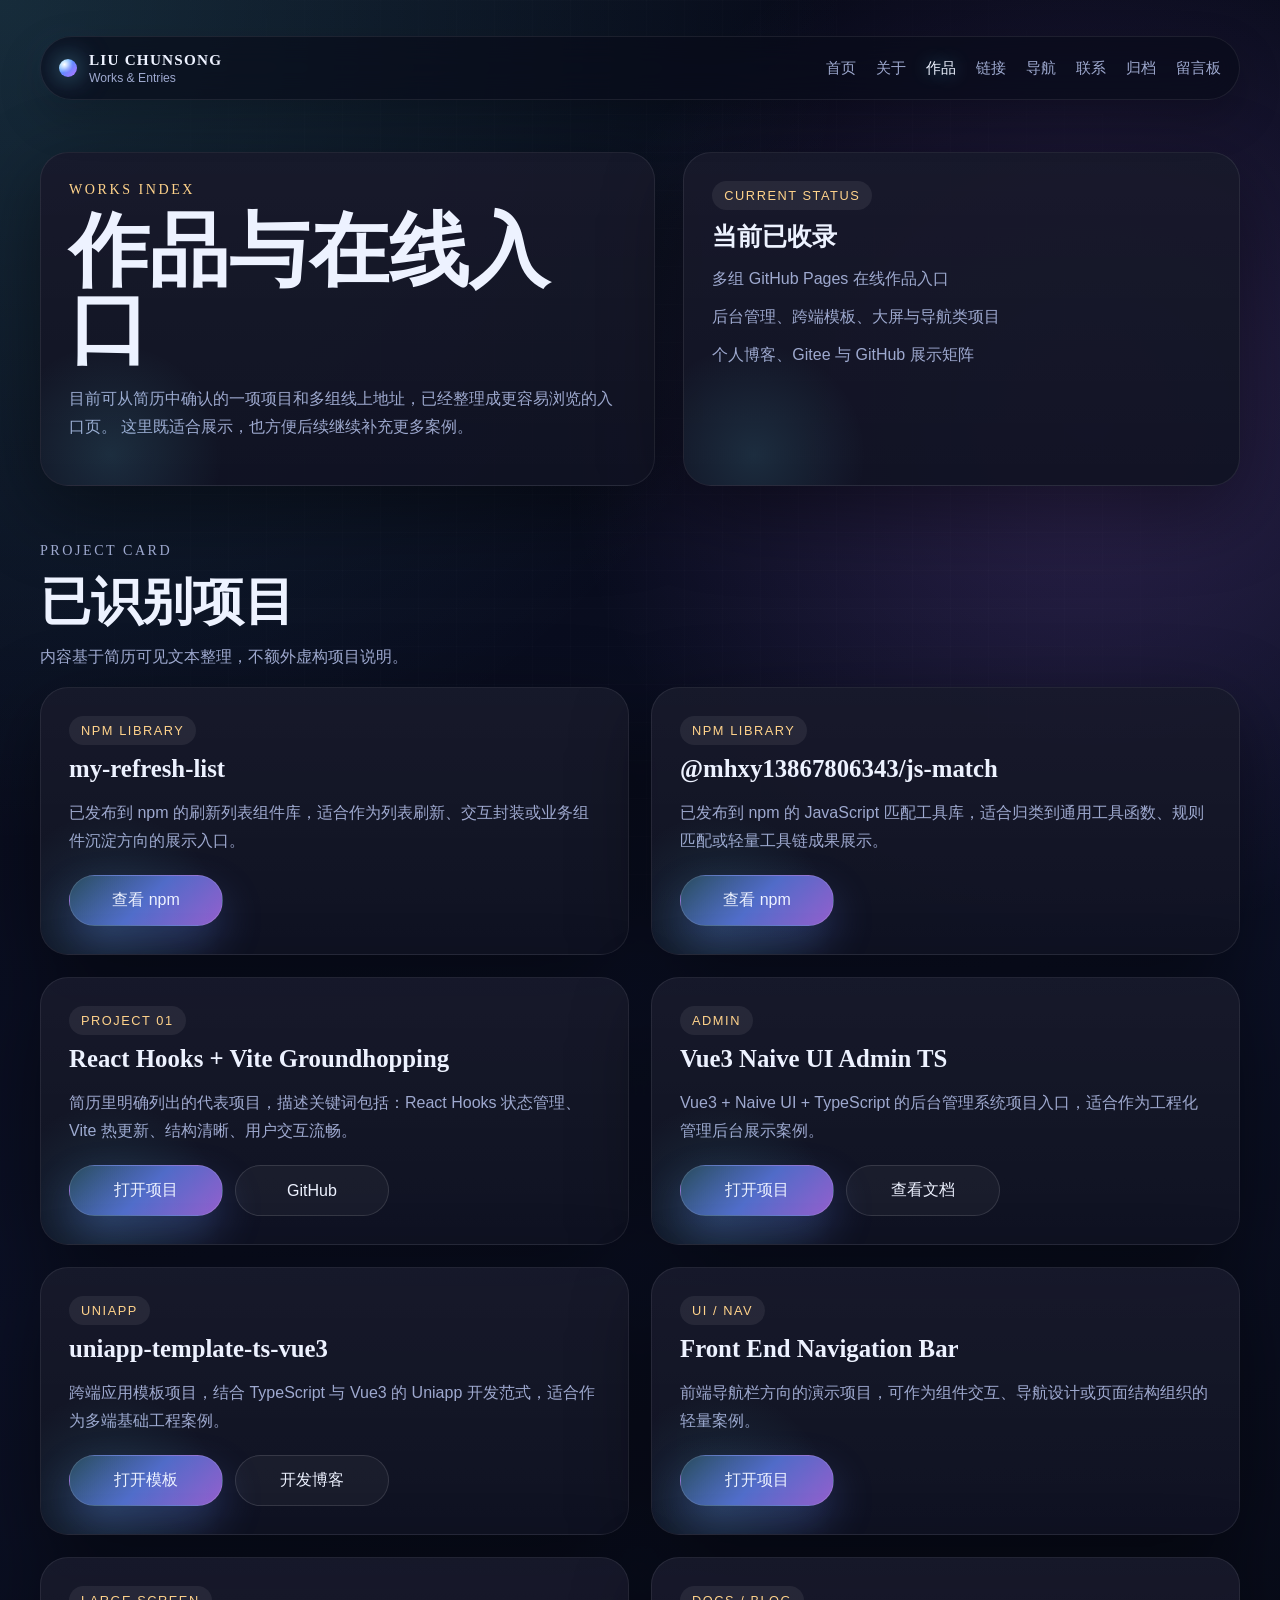
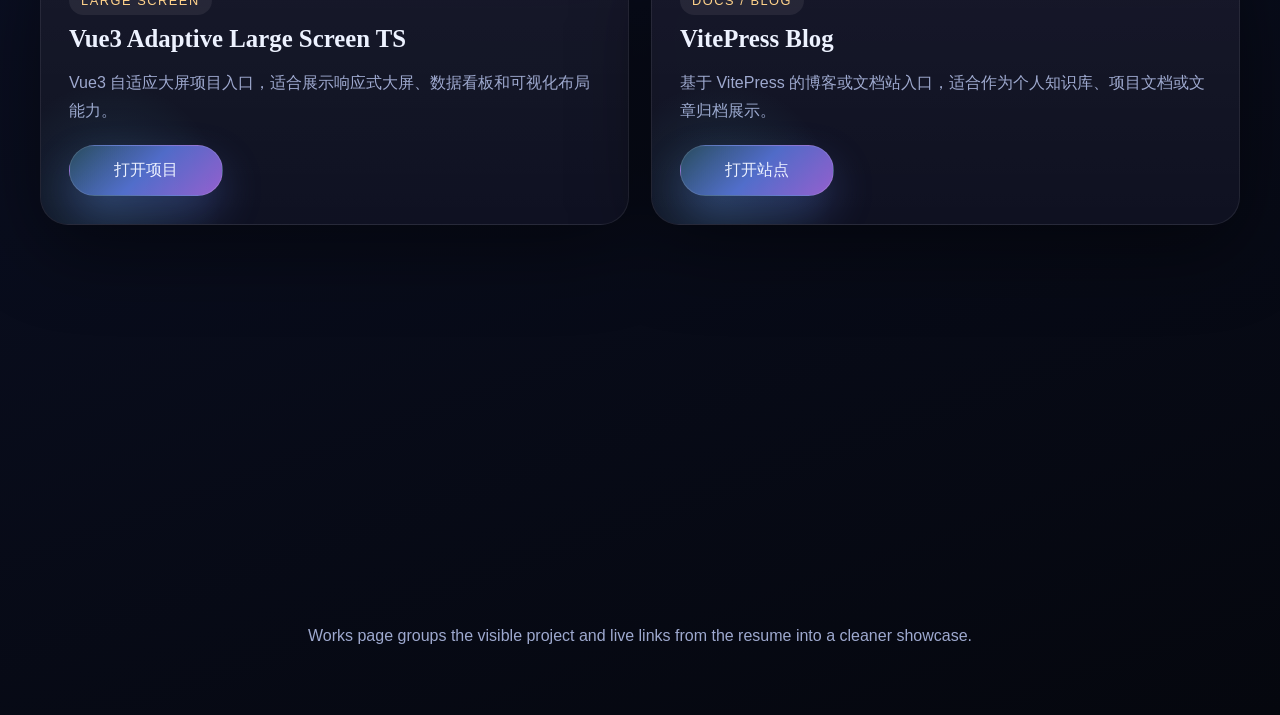
<file: works.html>
<!DOCTYPE html>
<html lang="zh-CN">
<head>
  <meta charset="UTF-8">
  <meta http-equiv="X-UA-Compatible" content="IE=edge">
  <meta name="viewport" content="width=device-width, initial-scale=1.0">
  <title>作品 | 刘春松</title>
  <meta name="description" content="刘春松的项目入口、线上站点与当前可访问作品集合。">
  <link rel="stylesheet" href="./static/css/style.css">
</head>
<body>
  <div id="ie-tip-anchor"></div>

  <div class="site-shell">
    <header class="topbar">
      <a class="brand" href="./index.html">
        <span class="brand-mark"></span>
        <span class="brand-text">
          <strong>Liu Chunsong</strong>
          <em>Works & Entries</em>
        </span>
      </a>

      <button class="nav-toggle" type="button" aria-label="切换导航">
        <span></span>
        <span></span>
      </button>

      <nav class="nav">
        <a href="./index.html">首页</a>
        <a href="./about.html">关于</a>
        <a href="./works.html">作品</a>
        <a href="./links.html">链接</a>
        <a href="./navigation.html">导航</a>
        <a href="./contact.html">联系</a>
        <a href="./archive.html">归档</a>
        <a href="./guestbook.html">留言板</a>
      </nav>
    </header>

    <main>
      <section class="page-hero">
        <div class="page-hero-copy" data-reveal>
          <p class="eyebrow">Works Index</p>
          <h1>作品与在线入口</h1>
          <p>
            目前可从简历中确认的一项项目和多组线上地址，已经整理成更容易浏览的入口页。
            这里既适合展示，也方便后续继续补充更多案例。
          </p>
        </div>

        <div class="page-hero-panel info-card" data-reveal>
          <span class="card-tag">Current Status</span>
          <h2>当前已收录</h2>
          <ul class="list-clean list-spaced">
            <li>多组 GitHub Pages 在线作品入口</li>
            <li>后台管理、跨端模板、大屏与导航类项目</li>
            <li>个人博客、Gitee 与 GitHub 展示矩阵</li>
          </ul>
        </div>
      </section>

      <section class="section-block">
        <div class="section-heading" data-reveal>
          <p class="eyebrow">Project Card</p>
          <h2>已识别项目</h2>
          <p>内容基于简历可见文本整理，不额外虚构项目说明。</p>
        </div>

        <div class="work-grid">
          <article class="work-card" data-reveal>
            <span class="card-tag">NPM Library</span>
            <h3>my-refresh-list</h3>
            <p>已发布到 npm 的刷新列表组件库，适合作为列表刷新、交互封装或业务组件沉淀方向的展示入口。</p>
            <div class="card-actions">
              <a class="btn btn-primary" href="https://www.npmjs.com/package/my-refresh-list" target="_blank" rel="noreferrer">查看 npm</a>
            </div>
          </article>

          <article class="work-card" data-reveal>
            <span class="card-tag">NPM Library</span>
            <h3>@mhxy13867806343/js-match</h3>
            <p>已发布到 npm 的 JavaScript 匹配工具库，适合归类到通用工具函数、规则匹配或轻量工具链成果展示。</p>
            <div class="card-actions">
              <a class="btn btn-primary" href="https://www.npmjs.com/package/@mhxy13867806343/js-match" target="_blank" rel="noreferrer">查看 npm</a>
            </div>
          </article>

          <article class="work-card" data-reveal>
            <span class="card-tag">Project 01</span>
            <h3>React Hooks + Vite Groundhopping</h3>
            <p>简历里明确列出的代表项目，描述关键词包括：React Hooks 状态管理、Vite 热更新、结构清晰、用户交互流畅。</p>
            <div class="card-actions">
              <a class="btn btn-primary" href="https://mhxy13867806343.github.io/react-hooks-.vite-Groundhopping/" target="_blank" rel="noreferrer">打开项目</a>
              <a class="btn btn-secondary" href="https://github.com/mhxy13867806343" target="_blank" rel="noreferrer">GitHub</a>
            </div>
          </article>

          <article class="work-card" data-reveal>
            <span class="card-tag">Admin</span>
            <h3>Vue3 Naive UI Admin TS</h3>
            <p>Vue3 + Naive UI + TypeScript 的后台管理系统项目入口，适合作为工程化管理后台展示案例。</p>
            <div class="card-actions">
              <a class="btn btn-primary" href="https://mhxy13867806343.github.io/vue3-naiveui-admin-ts/#/" target="_blank" rel="noreferrer">打开项目</a>
              <a class="btn btn-secondary" href="https://mhxy13867806343.github.io/vue3-naiveui-admin-ts--blog/" target="_blank" rel="noreferrer">查看文档</a>
            </div>
          </article>

          <article class="work-card" data-reveal>
            <span class="card-tag">Uniapp</span>
            <h3>uniapp-template-ts-vue3</h3>
            <p>跨端应用模板项目，结合 TypeScript 与 Vue3 的 Uniapp 开发范式，适合作为多端基础工程案例。</p>
            <div class="card-actions">
              <a class="btn btn-primary" href="https://mhxy13867806343.github.io/uniapp-template-ts-vue3/#/" target="_blank" rel="noreferrer">打开模板</a>
              <a class="btn btn-secondary" href="https://mhxy13867806343.github.io/uniapp-template-ts-vue3-blog/" target="_blank" rel="noreferrer">开发博客</a>
            </div>
          </article>

          <article class="work-card" data-reveal>
            <span class="card-tag">UI / Nav</span>
            <h3>Front End Navigation Bar</h3>
            <p>前端导航栏方向的演示项目，可作为组件交互、导航设计或页面结构组织的轻量案例。</p>
            <div class="card-actions">
              <a class="btn btn-primary" href="https://mhxy13867806343.github.io/front-end-navigation-bar/" target="_blank" rel="noreferrer">打开项目</a>
            </div>
          </article>

          <article class="work-card" data-reveal>
            <span class="card-tag">Large Screen</span>
            <h3>Vue3 Adaptive Large Screen TS</h3>
            <p>Vue3 自适应大屏项目入口，适合展示响应式大屏、数据看板和可视化布局能力。</p>
            <div class="card-actions">
              <a class="btn btn-primary" href="https://mhxy13867806343.github.io/vue3-Adaptive-Large-Screen-ts/" target="_blank" rel="noreferrer">打开项目</a>
            </div>
          </article>

          <article class="work-card" data-reveal>
            <span class="card-tag">Docs / Blog</span>
            <h3>VitePress Blog</h3>
            <p>基于 VitePress 的博客或文档站入口，适合作为个人知识库、项目文档或文章归档展示。</p>
            <div class="card-actions">
              <a class="btn btn-primary" href="https://mhxy13867806343.github.io/myvitepressblog/" target="_blank" rel="noreferrer">打开站点</a>
            </div>
          </article>

          <article class="work-card" data-reveal>
            <span class="card-tag">Personal Site</span>
            <h3>个人主站与代码主页</h3>
            <p>将个人网站、博客、Gitee 和 GitHub 主页并入作品页，方便统一查看对外展示矩阵。</p>
            <div class="card-actions">
              <a class="btn btn-primary" href="https://lcs200.icu" target="_blank" rel="noreferrer">个人网站</a>
              <a class="btn btn-secondary" href="https://blog.lcs200.icu/" target="_blank" rel="noreferrer">个人博客</a>
              <a class="btn btn-secondary" href="https://gitee.com/fangjiayu" target="_blank" rel="noreferrer">Gitee</a>
              <a class="btn btn-secondary" href="https://github.com/mhxy13867806343" target="_blank" rel="noreferrer">GitHub</a>
            </div>
          </article>

          <article class="work-card" data-reveal>
            <span class="card-tag">Live Entry</span>
            <h3>Free Game / Game Site</h3>
            <p>来自简历中的两个线上地址，作为独立可访问站点继续保留在作品集合中。</p>
            <div class="card-actions">
              <a class="btn btn-primary" href="https://free.lcs200.icu/" target="_blank" rel="noreferrer">free.lcs200.icu</a>
              <a class="btn btn-secondary" href="https://game.lcs200.icu/" target="_blank" rel="noreferrer">game.lcs200.icu</a>
            </div>
          </article>
        </div>
      </section>
    </main>

    <footer class="footer">
      <p>Works page groups the visible project and live links from the resume into a cleaner showcase.</p>
    </footer>
  </div>

  <script src="./static/js/jquery.min.js"></script>
  <script src="./static/js/main.js"></script>
</body>
</html>
</file>
<file: static/css/style.css>
:root {
  --bg: #070916;
  --bg-soft: #0d1124;
  --panel: rgba(13, 18, 42, 0.74);
  --panel-strong: rgba(11, 14, 31, 0.92);
  --line: rgba(145, 174, 255, 0.24);
  --text: #edf2ff;
  --muted: #9ea9cf;
  --cyan: #6de7ff;
  --blue: #6587ff;
  --violet: #ba76ff;
  --gold: #ffd38b;
  --shadow: 0 24px 80px rgba(0, 0, 0, 0.45);
  --radius-xl: 28px;
  --radius-lg: 20px;
  --radius-sm: 14px;
}

* {
  box-sizing: border-box;
}

html {
  scroll-behavior: smooth;
}

body {
  margin: 0;
  min-width: 320px;
  font-family: "Trebuchet MS", "Lucida Sans Unicode", "Lucida Grande", sans-serif;
  background:
    radial-gradient(circle at top left, rgba(109, 231, 255, 0.16), transparent 32%),
    radial-gradient(circle at 85% 18%, rgba(186, 118, 255, 0.2), transparent 24%),
    linear-gradient(160deg, #060815 0%, #0b1025 48%, #05070e 100%);
  color: var(--text);
  overflow-x: hidden;
}

body::before {
  content: "";
  position: fixed;
  inset: 0;
  pointer-events: none;
  background-image:
    linear-gradient(rgba(255, 255, 255, 0.03) 1px, transparent 1px),
    linear-gradient(90deg, rgba(255, 255, 255, 0.03) 1px, transparent 1px);
  background-size: 38px 38px;
  mask-image: radial-gradient(circle at center, black 52%, transparent 100%);
  opacity: 0.45;
}

a {
  color: inherit;
  text-decoration: none;
}

button {
  font: inherit;
}

img {
  display: block;
  max-width: 100%;
}

.site-shell {
  position: relative;
  width: min(1200px, calc(100% - 32px));
  margin: 0 auto;
  padding: 24px 0 48px;
}

.topbar {
  position: sticky;
  top: 0;
  z-index: 20;
  display: flex;
  align-items: center;
  justify-content: space-between;
  gap: 20px;
  margin-top: 12px;
  padding: 14px 18px;
  background: rgba(9, 12, 25, 0.66);
  backdrop-filter: blur(18px);
  border: 1px solid rgba(255, 255, 255, 0.08);
  border-radius: 999px;
  box-shadow: 0 18px 44px rgba(0, 0, 0, 0.22);
}

.brand {
  display: inline-flex;
  align-items: center;
  gap: 12px;
}

.brand-mark {
  width: 18px;
  height: 18px;
  border-radius: 50%;
  background:
    radial-gradient(circle at 30% 30%, #ffffff, rgba(255, 255, 255, 0.35) 30%, transparent 48%),
    linear-gradient(135deg, var(--cyan), var(--blue), var(--violet));
  box-shadow:
    0 0 24px rgba(109, 231, 255, 0.58),
    0 0 44px rgba(186, 118, 255, 0.3);
}

.brand-text {
  display: flex;
  flex-direction: column;
  gap: 2px;
}

.brand-text strong,
.eyebrow,
.section-heading h2,
.feature h3,
.glass-card h2,
.mini-card h3,
.channel-card strong,
.channel-meta h3,
.launch-copy h2 {
  font-family: "Palatino Linotype", "Book Antiqua", Palatino, serif;
}

.brand-text strong {
  font-size: 0.95rem;
  letter-spacing: 0.08em;
  text-transform: uppercase;
}

.brand-text em {
  font-style: normal;
  color: var(--muted);
  font-size: 0.76rem;
}

.nav {
  display: flex;
  align-items: center;
  gap: 20px;
}

.nav a {
  color: var(--muted);
  font-size: 0.95rem;
  transition: color 0.25s ease, text-shadow 0.25s ease;
}

.nav a:hover,
.nav a:focus-visible {
  color: var(--text);
  text-shadow: 0 0 18px rgba(109, 231, 255, 0.48);
}

.nav-toggle {
  display: none;
  position: relative;
  width: 46px;
  height: 46px;
  border: 0;
  border-radius: 50%;
  background: rgba(255, 255, 255, 0.08);
  cursor: pointer;
}

.nav-toggle span {
  position: absolute;
  left: 13px;
  width: 20px;
  height: 2px;
  background: var(--text);
  border-radius: 999px;
  transition: transform 0.25s ease, top 0.25s ease, opacity 0.25s ease;
}

.nav-toggle span:first-child {
  top: 17px;
}

.nav-toggle span:last-child {
  top: 26px;
}

.nav-toggle.is-open span:first-child {
  top: 21px;
  transform: rotate(45deg);
}

.nav-toggle.is-open span:last-child {
  top: 21px;
  transform: rotate(-45deg);
}

.hero {
  position: relative;
  display: grid;
  grid-template-columns: minmax(0, 1.15fr) minmax(320px, 0.85fr);
  gap: 28px;
  align-items: center;
  min-height: calc(100vh - 120px);
  padding: 64px 0 36px;
}

.hero-grid,
.hero-orbit {
  position: absolute;
  pointer-events: none;
}

.hero-grid {
  inset: 8% 10% auto auto;
  width: 44vw;
  max-width: 500px;
  height: 44vw;
  max-height: 500px;
  border-radius: 50%;
  border: 1px dashed rgba(255, 255, 255, 0.08);
  filter: blur(0.1px);
}

.hero-grid::before,
.hero-grid::after {
  content: "";
  position: absolute;
  inset: 14%;
  border-radius: 50%;
  border: 1px solid rgba(109, 231, 255, 0.14);
}

.hero-grid::after {
  inset: 32%;
  border-color: rgba(186, 118, 255, 0.18);
}

.hero-orbit {
  border-radius: 50%;
  filter: blur(6px);
  opacity: 0.82;
}

.hero-orbit-a {
  top: 8%;
  right: 7%;
  width: 240px;
  height: 240px;
  background: radial-gradient(circle, rgba(109, 231, 255, 0.42), transparent 70%);
}

.hero-orbit-b {
  right: 22%;
  bottom: 18%;
  width: 190px;
  height: 190px;
  background: radial-gradient(circle, rgba(186, 118, 255, 0.36), transparent 72%);
}

.hero-copy,
.hero-panel,
.feature,
.section-heading,
.gallery-stage,
.channel-card,
.channel-meta,
.launch-copy,
.launch-actions {
  position: relative;
  z-index: 1;
}

.eyebrow {
  margin: 0 0 14px;
  color: var(--gold);
  font-size: 0.88rem;
  letter-spacing: 0.18em;
  text-transform: uppercase;
}

.hero-copy h1,
.section-heading h2,
.launch-copy h2 {
  margin: 0;
  font-weight: 700;
  line-height: 0.98;
}

.hero-copy h1 {
  max-width: 10ch;
  font-size: clamp(3.4rem, 7vw, 6.7rem);
  text-wrap: balance;
}

.hero-lead,
.glass-card p,
.mini-card p,
.feature p,
.section-heading p,
.channel-card p,
.channel-meta p,
.launch-copy p,
.footer p {
  color: var(--muted);
  line-height: 1.78;
}

.hero-lead {
  max-width: 640px;
  margin: 26px 0 0;
  font-size: 1.08rem;
}

.hero-actions,
.launch-actions {
  display: flex;
  flex-wrap: wrap;
  gap: 16px;
  margin-top: 30px;
}

.btn {
  position: relative;
  display: inline-flex;
  align-items: center;
  justify-content: center;
  min-width: 154px;
  padding: 14px 22px;
  border-radius: 999px;
  border: 1px solid rgba(255, 255, 255, 0.12);
  transition:
    transform 0.25s ease,
    box-shadow 0.25s ease,
    background 0.25s ease,
    border-color 0.25s ease;
}

.btn:hover,
.btn:focus-visible {
  transform: translateY(-2px);
}

.btn-primary {
  background: linear-gradient(135deg, rgba(109, 231, 255, 0.22), rgba(101, 135, 255, 0.74), rgba(186, 118, 255, 0.78));
  box-shadow: 0 18px 40px rgba(101, 135, 255, 0.26);
}

.btn-primary:hover,
.btn-primary:focus-visible {
  box-shadow: 0 22px 52px rgba(101, 135, 255, 0.38);
}

.btn-secondary {
  background: rgba(255, 255, 255, 0.04);
}

.btn-secondary:hover,
.btn-secondary:focus-visible {
  background: rgba(255, 255, 255, 0.09);
  border-color: rgba(255, 255, 255, 0.24);
}

.hero-stats {
  display: grid;
  grid-template-columns: repeat(3, minmax(0, 1fr));
  gap: 16px;
  margin: 34px 0 0;
  padding: 0;
  list-style: none;
}

.hero-stats li,
.mini-card,
.feature,
.channel-card,
.channel-meta,
.launch {
  border: 1px solid var(--line);
  background: rgba(255, 255, 255, 0.04);
  box-shadow: var(--shadow);
}

.hero-stats li {
  padding: 16px 18px;
  border-radius: var(--radius-lg);
  backdrop-filter: blur(12px);
}

.hero-stats strong {
  display: block;
  font-size: 1.2rem;
}

.hero-stats span {
  display: block;
  margin-top: 6px;
  color: var(--muted);
  font-size: 0.88rem;
}

.hero-panel {
  display: grid;
  gap: 18px;
}

.glass-card,
.mini-card {
  position: relative;
  overflow: hidden;
  padding: 26px;
  border-radius: var(--radius-xl);
  background: linear-gradient(180deg, rgba(255, 255, 255, 0.08), rgba(11, 14, 31, 0.88));
  border: 1px solid rgba(255, 255, 255, 0.12);
}

.glass-card::before,
.mini-card::before,
.channel-card::before,
.launch::before {
  content: "";
  position: absolute;
  inset: auto -20% -42% auto;
  width: 210px;
  height: 210px;
  background: radial-gradient(circle, rgba(109, 231, 255, 0.34), transparent 65%);
  opacity: 0.9;
  pointer-events: none;
}

.pulse-card::after {
  content: "";
  position: absolute;
  inset: -1px;
  border-radius: inherit;
  padding: 1px;
  background: linear-gradient(120deg, rgba(109, 231, 255, 0.3), rgba(186, 118, 255, 0.55), rgba(255, 211, 139, 0.32));
  -webkit-mask:
    linear-gradient(#000 0 0) content-box,
    linear-gradient(#000 0 0);
  mask:
    linear-gradient(#000 0 0) content-box,
    linear-gradient(#000 0 0);
  -webkit-mask-composite: xor;
  mask-composite: exclude;
  animation: glowShift 6s linear infinite;
}

.card-tag,
.channel-badge {
  display: inline-flex;
  padding: 7px 12px;
  border-radius: 999px;
  background: rgba(255, 255, 255, 0.07);
  color: var(--gold);
  font-size: 0.8rem;
  letter-spacing: 0.12em;
  text-transform: uppercase;
}

.glass-card h2,
.section-heading h2,
.launch-copy h2 {
  font-size: clamp(2rem, 4vw, 3.2rem);
}

.glass-card h2 {
  margin: 16px 0 10px;
}

.signal-stack {
  display: grid;
  grid-template-columns: repeat(2, minmax(0, 1fr));
  gap: 18px;
}

.mini-card span,
.feature-index {
  color: var(--cyan);
  font-size: 0.85rem;
  letter-spacing: 0.18em;
  text-transform: uppercase;
}

.mini-card h3,
.feature h3,
.channel-meta h3 {
  margin: 14px 0 10px;
  font-size: 1.45rem;
}

.feature-strip {
  display: grid;
  grid-template-columns: repeat(3, minmax(0, 1fr));
  gap: 18px;
  margin: 38px 0 0;
}

.feature {
  padding: 24px;
  border-radius: var(--radius-xl);
  background: linear-gradient(180deg, rgba(255, 255, 255, 0.08), rgba(10, 13, 30, 0.82));
}

.gallery,
.launch {
  position: relative;
  margin-top: 48px;
  padding: 32px;
  border-radius: 36px;
  background: linear-gradient(180deg, rgba(14, 18, 39, 0.88), rgba(7, 9, 22, 0.96));
  overflow: hidden;
}

.gallery::before,
.launch::after {
  content: "";
  position: absolute;
  inset: auto auto -120px -80px;
  width: 280px;
  height: 280px;
  background: radial-gradient(circle, rgba(186, 118, 255, 0.22), transparent 68%);
  pointer-events: none;
}

.section-heading {
  max-width: 650px;
}

.section-heading p:last-child,
.launch-copy p {
  margin-top: 16px;
}

.gallery-layout {
  display: grid;
  grid-template-columns: minmax(0, 1fr) 340px;
  gap: 28px;
  align-items: start;
  margin-top: 28px;
}

.preview-frame {
  position: relative;
  overflow: hidden;
  min-height: 640px;
  padding: 22px;
  border-radius: 30px;
  background: linear-gradient(180deg, rgba(255, 255, 255, 0.08), rgba(6, 9, 18, 0.95));
  border: 1px solid rgba(255, 255, 255, 0.12);
}

.preview-frame img {
  position: relative;
  z-index: 1;
  width: 100%;
  border-radius: 22px;
  box-shadow: 0 22px 60px rgba(0, 0, 0, 0.45);
}

.preview-glow {
  position: absolute;
  inset: 18% auto auto 10%;
  width: 180px;
  height: 180px;
  border-radius: 50%;
  background: radial-gradient(circle, rgba(109, 231, 255, 0.32), transparent 68%);
  filter: blur(16px);
}

.gallery-aside {
  display: grid;
  gap: 16px;
}

.channel-card,
.channel-meta {
  position: relative;
  overflow: hidden;
  padding: 22px;
  border-radius: 24px;
}

.channel-card {
  width: 100%;
  text-align: left;
  cursor: pointer;
  color: var(--text);
  transition:
    transform 0.25s ease,
    border-color 0.25s ease,
    background 0.25s ease;
}

.channel-card:hover,
.channel-card:focus-visible,
.channel-card.is-active {
  transform: translateY(-3px);
  border-color: rgba(109, 231, 255, 0.48);
  background: rgba(255, 255, 255, 0.09);
}

.channel-card strong {
  display: block;
  margin-top: 14px;
  font-size: 1.4rem;
}

.channel-meta {
  background: rgba(255, 255, 255, 0.05);
}

.launch {
  display: grid;
  grid-template-columns: minmax(0, 1.2fr) auto;
  align-items: center;
  gap: 22px;
}

.footer {
  padding: 26px 8px 0;
  text-align: center;
}

.ie-tip {
  position: sticky;
  top: 0;
  z-index: 50;
  display: none;
  width: min(1200px, calc(100% - 32px));
  margin: 10px auto 0;
  padding: 12px 18px;
  border-radius: 18px;
  background: linear-gradient(90deg, #ffd38b, #ffa3a3);
  color: #281100;
  box-shadow: 0 16px 32px rgba(0, 0, 0, 0.28);
}

.ie-tip.is-visible {
  display: flex;
  align-items: center;
  justify-content: space-between;
  gap: 14px;
}

.ie-tip a {
  text-decoration: underline;
}

.ie-tip button {
  flex: 0 0 auto;
  padding: 0;
  border: 0;
  background: transparent;
  color: inherit;
  cursor: pointer;
}

[data-reveal] {
  opacity: 0;
  transform: translateY(34px) scale(0.985);
  transition:
    opacity 0.7s ease,
    transform 0.7s cubic-bezier(0.2, 0.65, 0.2, 1);
}

[data-reveal].is-visible {
  opacity: 1;
  transform: translateY(0) scale(1);
}

.is-booting [data-reveal] {
  opacity: 0;
}

@keyframes glowShift {
  0% {
    filter: hue-rotate(0deg);
  }

  100% {
    filter: hue-rotate(360deg);
  }
}

@media (max-width: 980px) {
  .hero,
  .gallery-layout,
  .launch,
  .feature-strip {
    grid-template-columns: 1fr;
  }

  .hero {
    min-height: auto;
    padding-top: 42px;
  }

  .signal-stack {
    grid-template-columns: 1fr;
  }

  .preview-frame {
    min-height: auto;
  }
}

@media (max-width: 760px) {
  .site-shell {
    width: min(100% - 20px, 1000px);
    padding-top: 14px;
  }

  .topbar {
    align-items: flex-start;
    border-radius: 28px;
    padding: 16px;
  }

  .nav-toggle {
    display: inline-flex;
  }

  .nav {
    position: absolute;
    top: calc(100% + 10px);
    right: 0;
    left: 0;
    display: none;
    flex-direction: column;
    align-items: stretch;
    padding: 16px;
    background: rgba(9, 12, 25, 0.96);
    border: 1px solid rgba(255, 255, 255, 0.08);
    border-radius: 24px;
  }

  .nav.is-open {
    display: flex;
  }

  .hero-copy h1 {
    max-width: 100%;
    font-size: clamp(2.7rem, 14vw, 4.2rem);
  }

  .hero-stats {
    grid-template-columns: 1fr;
  }

  .gallery,
  .launch {
    padding: 22px;
    border-radius: 28px;
  }

  .hero-actions,
  .launch-actions {
    flex-direction: column;
  }

  .btn {
    width: 100%;
  }
}

@media (max-width: 520px) {
  .topbar {
    gap: 14px;
  }

  .brand-text strong {
    font-size: 0.86rem;
  }

  .hero-lead,
  .glass-card p,
  .mini-card p,
  .feature p,
  .section-heading p,
  .channel-card p,
  .channel-meta p,
  .launch-copy p {
    font-size: 0.95rem;
  }

  .glass-card,
  .mini-card,
  .feature,
  .channel-card,
  .channel-meta,
  .preview-frame {
    padding: 18px;
    border-radius: 22px;
  }

  .ie-tip.is-visible {
    align-items: flex-start;
    flex-direction: column;
  }
}

.nav a.is-active {
  color: var(--text);
  text-shadow: 0 0 18px rgba(109, 231, 255, 0.48);
}

.section-block {
  margin-top: 36px;
}

.page-hero {
  position: relative;
  display: grid;
  grid-template-columns: minmax(0, 1.05fr) minmax(300px, 0.95fr);
  gap: 28px;
  align-items: stretch;
  padding: 52px 0 16px;
}

.page-hero-copy,
.page-hero-panel,
.portal-card,
.info-card,
.work-card,
.link-tile,
.contact-card {
  position: relative;
  overflow: hidden;
  border: 1px solid rgba(255, 255, 255, 0.08);
  border-radius: var(--radius-xl);
  background:
    linear-gradient(180deg, rgba(255, 255, 255, 0.05), rgba(255, 255, 255, 0.02)),
    var(--panel-strong);
  box-shadow: var(--shadow);
}

.page-hero-copy,
.page-hero-panel,
.portal-card,
.info-card,
.work-card,
.link-tile,
.contact-card,
.contact-card img {
  transition:
    transform 0.28s ease,
    border-color 0.28s ease,
    box-shadow 0.28s ease;
}

.page-hero-copy,
.page-hero-panel,
.portal-card,
.info-card,
.work-card,
.link-tile,
.contact-card {
  padding: 28px;
}

.page-hero-copy::before,
.page-hero-panel::before,
.portal-card::before,
.info-card::before,
.work-card::before,
.link-tile::before,
.contact-card::before {
  content: "";
  position: absolute;
  inset: auto auto -80px -40px;
  width: 220px;
  height: 220px;
  border-radius: 50%;
  background: radial-gradient(circle, rgba(109, 231, 255, 0.12), transparent 72%);
  pointer-events: none;
}

.page-hero-copy:hover,
.page-hero-panel:hover,
.portal-card:hover,
.info-card:hover,
.work-card:hover,
.link-tile:hover,
.contact-card:hover {
  transform: translateY(-5px);
  border-color: rgba(109, 231, 255, 0.24);
  box-shadow: 0 28px 80px rgba(0, 0, 0, 0.5);
}

.page-hero-copy h1 {
  margin: 10px 0 14px;
  font-family: "Palatino Linotype", "Book Antiqua", Palatino, serif;
  font-size: clamp(2.8rem, 8vw, 5rem);
  line-height: 0.98;
}

.page-hero-copy p:last-of-type,
.page-hero-panel p,
.portal-card p,
.info-card p,
.work-card p,
.link-tile p,
.contact-card p,
.list-clean {
  color: var(--muted);
  line-height: 1.75;
}

.page-hero-panel h2,
.portal-card h3,
.info-card h3,
.work-card h3,
.link-tile h3,
.contact-card h3 {
  margin: 10px 0 12px;
  font-family: "Palatino Linotype", "Book Antiqua", Palatino, serif;
  font-size: 1.55rem;
}

.details-grid,
.work-grid,
.link-grid,
.archive-grid,
.contact-grid,
.portal-grid {
  display: grid;
  gap: 22px;
}

.guestbook-layout,
.guestbook-messages {
  display: grid;
  gap: 22px;
}

.details-grid,
.work-grid,
.link-grid,
.archive-grid {
  grid-template-columns: repeat(2, minmax(0, 1fr));
}

.guestbook-messages {
  grid-template-columns: repeat(2, minmax(0, 1fr));
}

.portal-grid,
.contact-grid {
  grid-template-columns: repeat(2, minmax(0, 1fr));
}

.portal-card,
.link-tile {
  display: block;
  min-height: 100%;
}

.guestbook-auth-card,
.guestbook-composer,
.guestbook-message-card {
  position: relative;
  overflow: hidden;
}

.guestbook-note {
  margin: 12px 0 0;
  color: var(--muted);
  line-height: 1.75;
}

.guestbook-note.is-error,
#callback-detail.is-error {
  color: #ffb0b0;
}

.guestbook-auth-actions {
  display: flex;
  flex-wrap: wrap;
  gap: 12px;
  margin-top: 22px;
}

.guestbook-user {
  display: flex;
  align-items: center;
  gap: 16px;
  margin-top: 24px;
  padding: 18px;
  border-radius: 24px;
  background: rgba(255, 255, 255, 0.03);
  border: 1px solid rgba(255, 255, 255, 0.08);
}

.guestbook-avatar,
.guestbook-message-avatar {
  flex: 0 0 auto;
  width: 60px;
  height: 60px;
  border-radius: 50%;
  display: grid;
  place-items: center;
  color: #06111c;
  font-weight: 700;
  letter-spacing: 0.06em;
  background:
    radial-gradient(circle at 30% 30%, #ffffff, rgba(255, 255, 255, 0.22) 30%, transparent 48%),
    linear-gradient(135deg, var(--cyan), #b4f5ff 46%, var(--gold));
  background-size: cover;
  background-position: center;
  box-shadow: 0 14px 36px rgba(109, 231, 255, 0.24);
}

.guestbook-user-copy,
.guestbook-message-meta {
  display: flex;
  flex-direction: column;
  gap: 4px;
}

.guestbook-user-copy strong,
.guestbook-message-meta strong {
  font-size: 1rem;
}

.guestbook-user-copy span,
.guestbook-message-meta span,
.guestbook-steps li {
  color: var(--muted);
  line-height: 1.7;
}

.guestbook-label {
  display: block;
  margin-bottom: 12px;
  font-size: 0.95rem;
  color: var(--muted);
}

.guestbook-textarea {
  width: 100%;
  min-height: 180px;
  padding: 18px 20px;
  border: 1px solid rgba(255, 255, 255, 0.1);
  border-radius: 24px;
  background: rgba(255, 255, 255, 0.03);
  color: var(--text);
  resize: vertical;
  outline: none;
  transition: border-color 0.24s ease, box-shadow 0.24s ease, transform 0.24s ease;
}

.guestbook-textarea:focus {
  border-color: rgba(109, 231, 255, 0.38);
  box-shadow: 0 0 0 4px rgba(109, 231, 255, 0.08);
  transform: translateY(-1px);
}

.guestbook-form-meta {
  display: flex;
  align-items: center;
  justify-content: space-between;
  gap: 16px;
  margin-top: 16px;
}

.guestbook-form-meta span {
  color: var(--muted);
  line-height: 1.6;
}

.guestbook-form-meta span.is-error {
  color: #ffb0b0;
}

.guestbook-message-card {
  min-height: 100%;
  padding: 26px;
  border-radius: var(--radius-xl);
  border: 1px solid rgba(255, 255, 255, 0.08);
  background:
    linear-gradient(180deg, rgba(255, 255, 255, 0.04), rgba(255, 255, 255, 0.02)),
    rgba(11, 14, 31, 0.9);
  box-shadow: var(--shadow);
}

.guestbook-message-head {
  display: flex;
  align-items: center;
  gap: 14px;
}

.guestbook-message-avatar {
  width: 52px;
  height: 52px;
  font-size: 0.86rem;
}

.guestbook-message-body {
  margin: 18px 0 0;
  color: var(--text);
  line-height: 1.9;
}

.archive-card {
  position: relative;
  overflow: hidden;
  min-height: 100%;
  padding: 28px;
  border: 1px solid rgba(255, 255, 255, 0.08);
  border-radius: var(--radius-xl);
  background:
    linear-gradient(180deg, rgba(255, 255, 255, 0.05), rgba(255, 255, 255, 0.02)),
    var(--panel-strong);
  box-shadow: var(--shadow);
  transition:
    transform 0.28s ease,
    border-color 0.28s ease,
    box-shadow 0.28s ease;
}

.archive-card::before {
  content: "";
  position: absolute;
  inset: auto auto -80px -40px;
  width: 220px;
  height: 220px;
  border-radius: 50%;
  background: radial-gradient(circle, rgba(186, 118, 255, 0.16), transparent 72%);
  pointer-events: none;
}

.archive-card:hover {
  transform: translateY(-5px);
  border-color: rgba(186, 118, 255, 0.24);
  box-shadow: 0 28px 80px rgba(0, 0, 0, 0.5);
}

.archive-card h3 {
  margin: 10px 0 12px;
  font-family: "Palatino Linotype", "Book Antiqua", Palatino, serif;
  font-size: 1.55rem;
}

.archive-card p {
  color: var(--muted);
  line-height: 1.75;
}

.archive-media {
  margin-top: 16px;
  padding: 10px;
  border-radius: 24px;
  background: rgba(255, 255, 255, 0.03);
  border: 1px solid rgba(255, 255, 255, 0.08);
}

.archive-media video {
  display: block;
  width: 100%;
  border-radius: 18px;
  background: #000;
}

.archive-card-empty {
  display: flex;
  flex-direction: column;
  justify-content: center;
  min-height: 280px;
  border-style: dashed;
}

.stack-tags {
  display: flex;
  flex-wrap: wrap;
  gap: 10px;
}

.skill-switcher {
  display: inline-flex;
  flex-wrap: wrap;
  gap: 12px;
  margin: 0 0 22px;
  padding: 8px;
  border-radius: 999px;
  background: rgba(255, 255, 255, 0.04);
  border: 1px solid rgba(255, 255, 255, 0.08);
}

.skill-toggle {
  min-width: 120px;
  padding: 12px 18px;
  border: 0;
  border-radius: 999px;
  background: transparent;
  color: var(--muted);
  cursor: pointer;
  transition:
    color 0.24s ease,
    background 0.24s ease,
    box-shadow 0.24s ease,
    transform 0.24s ease;
}

.skill-toggle:hover,
.skill-toggle:focus-visible {
  color: var(--text);
}

.skill-toggle.is-active {
  color: #06111c;
  background: linear-gradient(120deg, var(--cyan), #a7efff 60%, var(--gold));
  box-shadow: 0 14px 30px rgba(109, 231, 255, 0.28);
  transform: translateY(-1px);
}

.skill-panel {
  display: none;
}

.skill-panel.is-active {
  display: block;
}

.stack-tags span {
  display: inline-flex;
  align-items: center;
  min-height: 38px;
  padding: 8px 14px;
  border-radius: 999px;
  background: rgba(255, 255, 255, 0.06);
  border: 1px solid rgba(255, 255, 255, 0.08);
  color: var(--text);
  font-size: 0.92rem;
}

.list-clean {
  margin: 0;
  padding-left: 0;
  list-style: none;
}

.list-spaced li + li {
  margin-top: 10px;
}

.mail-me {
  margin-top: 18px;
}

.mail-me img {
  display: block;
  width: auto;
  max-width: 180px;
  height: auto;
}

.card-actions {
  display: flex;
  flex-wrap: wrap;
  gap: 12px;
  margin-top: 20px;
}

.card-actions .btn {
  width: auto;
}

.contact-card img {
  width: 100%;
  margin-top: 10px;
  border-radius: 22px;
  border: 1px solid rgba(255, 255, 255, 0.08);
  background: rgba(255, 255, 255, 0.02);
}

@media (max-width: 980px) {
  .page-hero,
  .details-grid,
  .work-grid,
  .link-grid,
  .archive-grid,
  .guestbook-messages,
  .contact-grid,
  .portal-grid {
    grid-template-columns: 1fr;
  }
}

@media (max-width: 760px) {
  .page-hero-copy,
  .page-hero-panel,
  .portal-card,
  .info-card,
  .work-card,
  .link-tile,
  .archive-card,
  .guestbook-message-card,
  .contact-card {
    padding: 22px;
    border-radius: 24px;
  }

  .guestbook-user {
    padding: 16px;
  }

  .guestbook-form-meta {
    flex-direction: column;
    align-items: flex-start;
  }

  .guestbook-form-meta .btn,
  .guestbook-auth-actions .btn {
    width: 100%;
  }

  .card-actions {
    flex-direction: column;
  }

  .card-actions .btn {
    width: 100%;
  }
}

@media (max-width: 520px) {
  .page-hero-copy h1 {
    font-size: clamp(2.2rem, 13vw, 3.3rem);
  }

  .skill-switcher {
    width: 100%;
    border-radius: 24px;
  }

  .skill-toggle {
    width: 100%;
  }

  .stack-tags {
    gap: 8px;
  }

  .stack-tags span {
    width: 100%;
    justify-content: center;
  }
}
</file>
